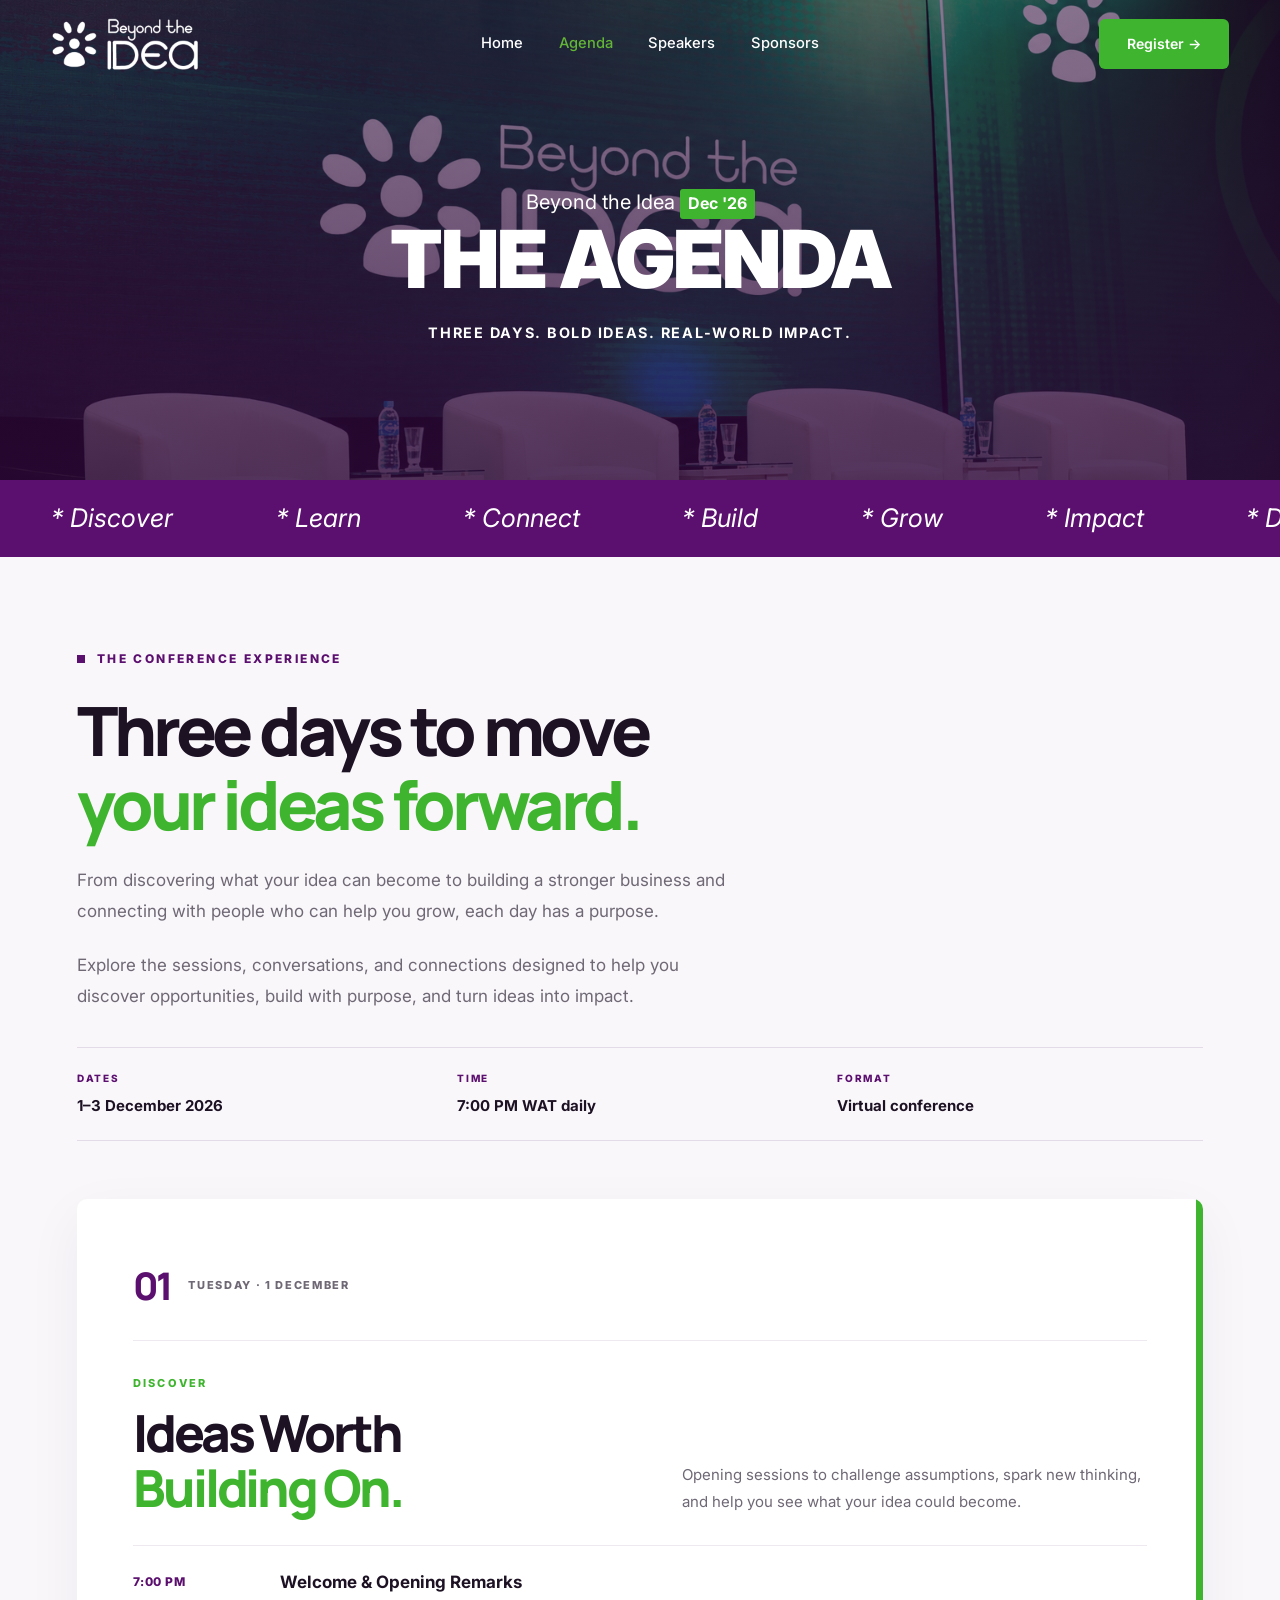
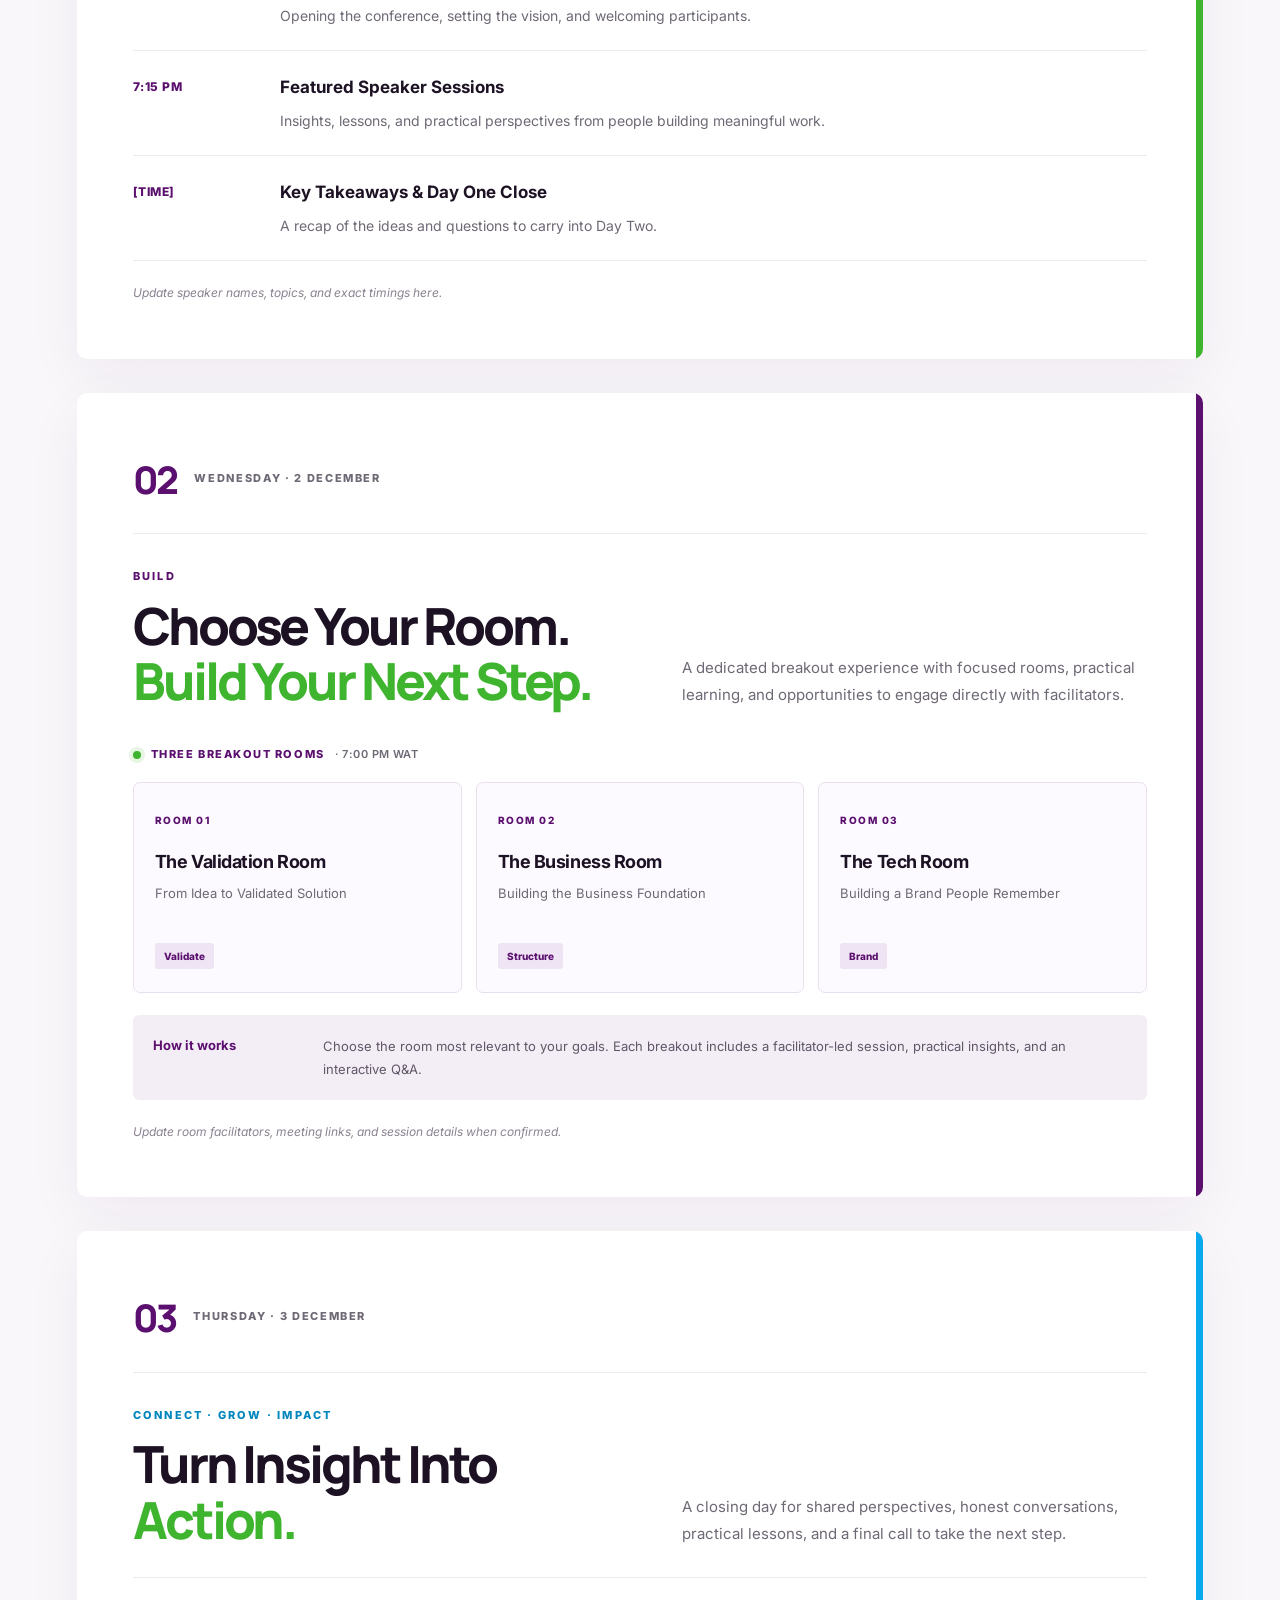
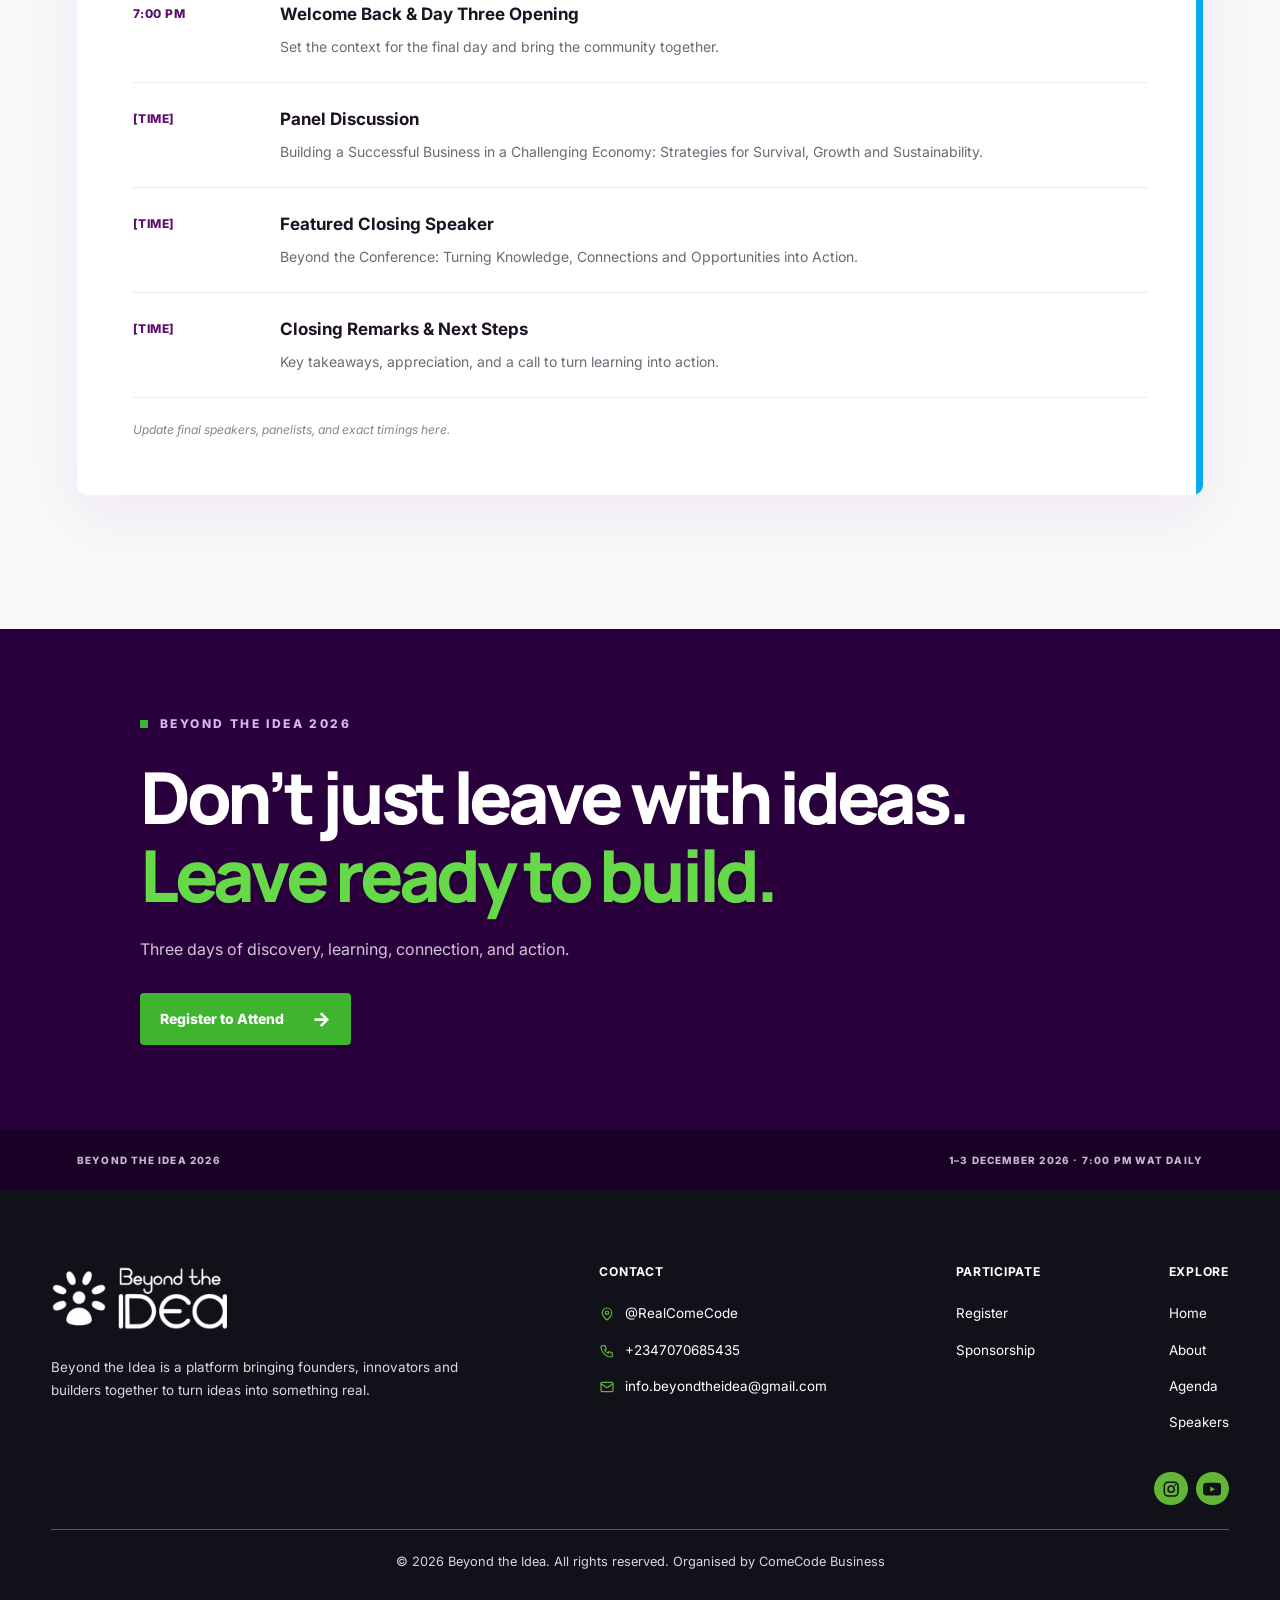
<file: agenda.html>
<!DOCTYPE html>
<html lang="en">
<head>
  <meta charset="UTF-8">
  <meta name="viewport" content="width=device-width, initial-scale=1.0">
  <title>Agenda | Beyond the Idea 2026</title>
  <link rel="preconnect" href="https://fonts.googleapis.com">
  <link href="https://fonts.googleapis.com/css2?family=Inter:wght@400;500;600;700;800;900&display=swap" rel="stylesheet">
  <link rel="stylesheet" href="agenda.css">
  <link rel="stylesheet" href="main.css">
</head>
<body>

  <!-- Navigation intentionally omitted. Add your existing navbar here. -->

  <main>
    <header class="nav" id="nav">
      <a href="index.html" class="logo">
        <img class="logo-white" src="./img/logo-white.png" alt="Beyond the Idea">
        <img class="logo-color" src="./img/logo-color.png" alt="Beyond the Idea">
      </a>
        <button class="menu-toggle" id="menuToggle" aria-label="Toggle menu" aria-expanded="false">&#9776;</button>
        <ul class="nav-links" id="navLinks">
          <li><a href="index.html" class="active">Home</a></li>
          <li><a href="agenda.html">Agenda</a></li>
          <li><a href="speakers.html">Speakers</a></li>
    
          <!-- <li><a href="#agenda">Agenda</a></li> -->
          <li><a href="sponsor.html">Sponsors</a></li>
          <!-- <li><a href="#journey">Founder's epic</a></li> -->
          <a href="register.html" class="btn-register btn-register-hide">Register <span>→</span></a>
        </ul>
        <a href="register.html" class="btn-register">Register <span>→</span></a>
      </header>

    <!-- HERO (id="home" lets main.js turn the navbar white after the hero) -->
    <header class="agd-hero" id="home">
      <div class="agd-hero-bg" aria-hidden="true"></div>
      <div class="agd-hero-inner">
        <p class="hero-beyond-the-idea">Beyond the Idea <small>Dec '26</small></p>
        <h1>THE AGENDA</h1>
        <p class="agd-sub">THREE DAYS. BOLD IDEAS. REAL-WORLD IMPACT.</p>
      </div>
    </header>

    <!-- scrolling strip -->
    <div class="agd-marquee" aria-hidden="true">
      <div class="track">
        <span>* Discover</span><span>* Learn</span><span>* Connect</span><span>* Build</span><span>* Grow</span><span>* Impact</span>
        <span>* Discover</span><span>* Learn</span><span>* Connect</span><span>* Build</span><span>* Grow</span><span>* Impact</span>
        <span>* Discover</span><span>* Learn</span><span>* Connect</span><span>* Build</span><span>* Grow</span><span>* Impact</span>
        <span>* Discover</span><span>* Learn</span><span>* Connect</span><span>* Build</span><span>* Grow</span><span>* Impact</span>
      </div>
    </div>

    <!-- INTRODUCTION -->
    <section class="agenda-intro section-wrap">
      <p class="eyebrow">
        <span></span> THE CONFERENCE EXPERIENCE
      </p>

      <h2>Three days to move<br><em>your ideas forward.</em></h2>

      <p class="intro-copy">
        From discovering what your idea can become to building a stronger
        business and connecting with people who can help you grow,
        each day has a purpose.
      </p>

      <p class="intro-copy">
        Explore the sessions, conversations, and connections designed
        to help you discover opportunities, build with purpose, and
        turn ideas into impact.
      </p>

      <div class="event-meta">
        <div>
          <span class="meta-label">DATES</span>
          <strong>1–3 December 2026</strong>
        </div>

        <div>
          <span class="meta-label">TIME</span>
          <strong>7:00 PM WAT daily</strong>
        </div>

        <div>
          <span class="meta-label">FORMAT</span>
          <strong>Virtual conference</strong>
        </div>
      </div>
    </section>

    <!-- DAY ONE -->
    <section class="days-section section-wrap">
      <article class="day-card day-one">
        <div class="day-topline">
          <span class="day-number">01</span>
          <span class="day-date">TUESDAY · 1 DECEMBER</span>
        </div>

        <div class="day-heading">
          <div>
            <p class="day-phase">DISCOVER</p>
            <h3>Ideas Worth<br><em>Building On.</em></h3>
          </div>

          <p class="day-summary">
            Opening sessions to challenge assumptions, spark new thinking,
            and help you see what your idea could become.
          </p>
        </div>

        <div class="timeline">
          <div class="timeline-item">
            <span class="time">7:00 PM</span>
            <div>
              <h4>Welcome &amp; Opening Remarks</h4>
              <p>
                Opening the conference, setting the vision, and
                welcoming participants.
              </p>
            </div>
          </div>

          <div class="timeline-item">
            <span class="time">7:15 PM</span>
            <div>
              <h4>Featured Speaker Sessions</h4>
              <p>
                Insights, lessons, and practical perspectives from
                people building meaningful work.
              </p>
            </div>
          </div>

          <div class="timeline-item">
            <span class="time">[TIME]</span>
            <div>
              <h4>Key Takeaways &amp; Day One Close</h4>
              <p>
                A recap of the ideas and questions to carry into Day Two.
              </p>
            </div>
          </div>
        </div>

        <p class="edit-note">
          Update speaker names, topics, and exact timings here.
        </p>
      </article>

      <!-- DAY TWO -->
      <article class="day-card day-two">
        <div class="day-topline">
          <span class="day-number">02</span>
          <span class="day-date">WEDNESDAY · 2 DECEMBER</span>
        </div>

        <div class="day-heading">
          <div>
            <p class="day-phase">BUILD</p>
            <h3>Choose Your Room.<br><em>Build Your Next Step.</em></h3>
          </div>

          <p class="day-summary">
            A dedicated breakout experience with focused rooms,
            practical learning, and opportunities to engage directly
            with facilitators.
          </p>
        </div>

        <div class="breakout-label">
          <span class="live-dot"></span>
          THREE BREAKOUT ROOMS
          <span>· 7:00 PM WAT</span>
        </div>

        <div class="room-grid">
          <div class="room-card">
            <span class="room-index">ROOM 01</span>
            <h4>The Validation Room</h4>
            <p>From Idea to Validated Solution</p>
            <span class="room-tag">Validate</span>
          </div>

          <div class="room-card">
            <span class="room-index">ROOM 02</span>
            <h4>The Business Room</h4>
            <p>Building the Business Foundation</p>
            <span class="room-tag">Structure</span>
          </div>

          <div class="room-card">
            <span class="room-index">ROOM 03</span>
            <h4>The Tech Room</h4>
            <p>Building a Brand People Remember</p>
            <span class="room-tag">Brand</span>
          </div>

         
        </div>

        <div class="breakout-footnote">
          <strong>How it works</strong>
          <p>
            Choose the room most relevant to your goals. Each breakout
            includes a facilitator-led session, practical insights,
            and an interactive Q&amp;A.
          </p>
        </div>

        <p class="edit-note">
          Update room facilitators, meeting links, and session details
          when confirmed.
        </p>
      </article>

      <!-- DAY THREE -->
      <article class="day-card day-three">
        <div class="day-topline">
          <span class="day-number">03</span>
          <span class="day-date">THURSDAY · 3 DECEMBER</span>
        </div>

        <div class="day-heading">
          <div>
            <p class="day-phase">CONNECT · GROW · IMPACT</p>
            <h3>Turn Insight Into<br><em>Action.</em></h3>
          </div>

          <p class="day-summary">
            A closing day for shared perspectives, honest conversations,
            practical lessons, and a final call to take the next step.
          </p>
        </div>

        <div class="timeline">
          <div class="timeline-item">
            <span class="time">7:00 PM</span>
            <div>
              <h4>Welcome Back &amp; Day Three Opening</h4>
              <p>
                Set the context for the final day and bring the
                community together.
              </p>
            </div>
          </div>

          <div class="timeline-item">
            <span class="time">[TIME]</span>
            <div>
              <h4>Panel Discussion</h4>
              <p>
                Building a Successful Business in a Challenging Economy:
                Strategies for Survival, Growth and Sustainability.
              </p>
            </div>
          </div>

          <div class="timeline-item">
            <span class="time">[TIME]</span>
            <div>
              <h4>Featured Closing Speaker</h4>
              <p>
                Beyond the Conference: Turning Knowledge, Connections
                and Opportunities into Action.
              </p>
            </div>
          </div>

          <div class="timeline-item">
            <span class="time">[TIME]</span>
            <div>
              <h4>Closing Remarks &amp; Next Steps</h4>
              <p>
                Key takeaways, appreciation, and a call to turn
                learning into action.
              </p>
            </div>
          </div>
        </div>

        <p class="edit-note">
          Update final speakers, panelists, and exact timings here.
        </p>
      </article>
    </section>

    <!-- REGISTRATION CALL TO ACTION -->
    <section class="closing-cta">
      <div class="cta-inner">
        <p class="eyebrow">
          <span></span> BEYOND THE IDEA 2026
        </p>

        <h2>
          Don’t just leave with ideas.<br>
          <em>Leave ready to build.</em>
        </h2>

        <p>
          Three days of discovery, learning, connection, and action.
        </p>

        <a class="cta-button" href="register.html">
          Register to Attend <span>→</span>
        </a>
      </div>
    </section>
  </main>

  <footer class="agenda-footer">
    <span>BEYOND THE IDEA 2026</span>
    <span>1–3 DECEMBER 2026 · 7:00 PM WAT DAILY</span>
  </footer>
<script src="main.js"></script>

<footer class="sf">
    <div class="sf-top">
  
      <!-- brand -->
      <div class="sf-brand">
        <a href="index.html"><img src="./img/logo-white.png" alt="Beyond the Idea"></a>
        <p>Beyond the Idea is a platform bringing founders, innovators and builders together to turn ideas into something real.</p>
      </div>
  
      <!-- contact -->
      <div class="sf-col sf-contact">
        <h4>Contact</h4>
        <ul>
          <li>
            <svg viewBox="0 0 24 24" aria-hidden="true"><path d="M12 21s-7-6.1-7-11a7 7 0 0 1 14 0c0 4.9-7 11-7 11z"/><circle cx="12" cy="10" r="2.5"/></svg>
            <span>@RealComeCode</span>
          </li>
          <li>
            <svg viewBox="0 0 24 24" aria-hidden="true"><path d="M5 4h4l2 5-2.5 1.5a11 11 0 0 0 5 5L15 13l5 2v4a2 2 0 0 1-2 2A16 16 0 0 1 3 6a2 2 0 0 1 2-2z"/></svg>
            <a href="https://wa.me/+2347070685435">+2347070685435</a>
          </li>
          <li>
            <svg viewBox="0 0 24 24" aria-hidden="true"><rect x="3" y="5" width="18" height="14" rx="2"/><path d="M3 7l9 6 9-6"/></svg>
            <a href="mailto:email@example.com">info.beyondtheidea@gmail.com</a>
          </li>
        </ul>
      </div>
  
      <!-- participate -->
      <div class="sf-col">
        <h4>Participate</h4>
        <ul>
          <li><a href="register.html">Register</a></li>
          <li><a href="sponsor.html">Sponsorship</a></li>
        </ul>
      </div>
  
      <!-- explore -->
      <div class="sf-col">
        <h4>Explore</h4>
        <ul>
          <li><a href="index.html">Home</a></li>
          <li><a href="index.html#about">About</a></li>
          <li><a href="agenda.html">Agenda</a></li>
          <li><a href="speakers.html">Speakers</a></li>
        </ul>
      </div>
  
    </div>
  
    <!-- social icon (right-hand side) -->
    <div class="sf-social">
      <a href="https://www.instagram.com/YOUR-HANDLE" target="_blank" rel="noopener" aria-label="Instagram">
        <svg viewBox="0 0 24 24" aria-hidden="true">
          <g fill="none" stroke="currentColor" stroke-width="2" stroke-linecap="round" stroke-linejoin="round">
            <rect x="3" y="3" width="18" height="18" rx="5"/>
            <circle cx="12" cy="12" r="4"/>
          </g>
          <circle cx="17.5" cy="6.5" r="1.2" fill="currentColor"/>
        </svg>
      </a>
      <a href="https://youtube.com/@realcomecode?si=xZwVkfwQ1NL-Rm1K" target="_blank" rel="noopener" aria-label="YouTube">
        <svg viewBox="0 0 24 24" aria-hidden="true"><path d="M23.498 6.186a3.016 3.016 0 0 0-2.122-2.136C19.505 3.545 12 3.545 12 3.545s-7.505 0-9.377.505A3.017 3.017 0 0 0 .502 6.186C0 8.07 0 12 0 12s0 3.93.502 5.814a3.016 3.016 0 0 0 2.122 2.136c1.871.505 9.376.505 9.376.505s7.505 0 9.377-.505a3.015 3.015 0 0 0 2.122-2.136C24 15.93 24 12 24 12s0-3.93-.502-5.814zM9.545 15.568V8.432L15.818 12l-6.273 3.568z"/></svg>
      </a>
    </div>
  
    <!-- copyright (right-hand side) -->
    <div class="sf-bottom">
      © 2026 Beyond the Idea. All rights reserved. Organised by ComeCode Business
    </div>
  </footer>
</body>
</html>
</file>
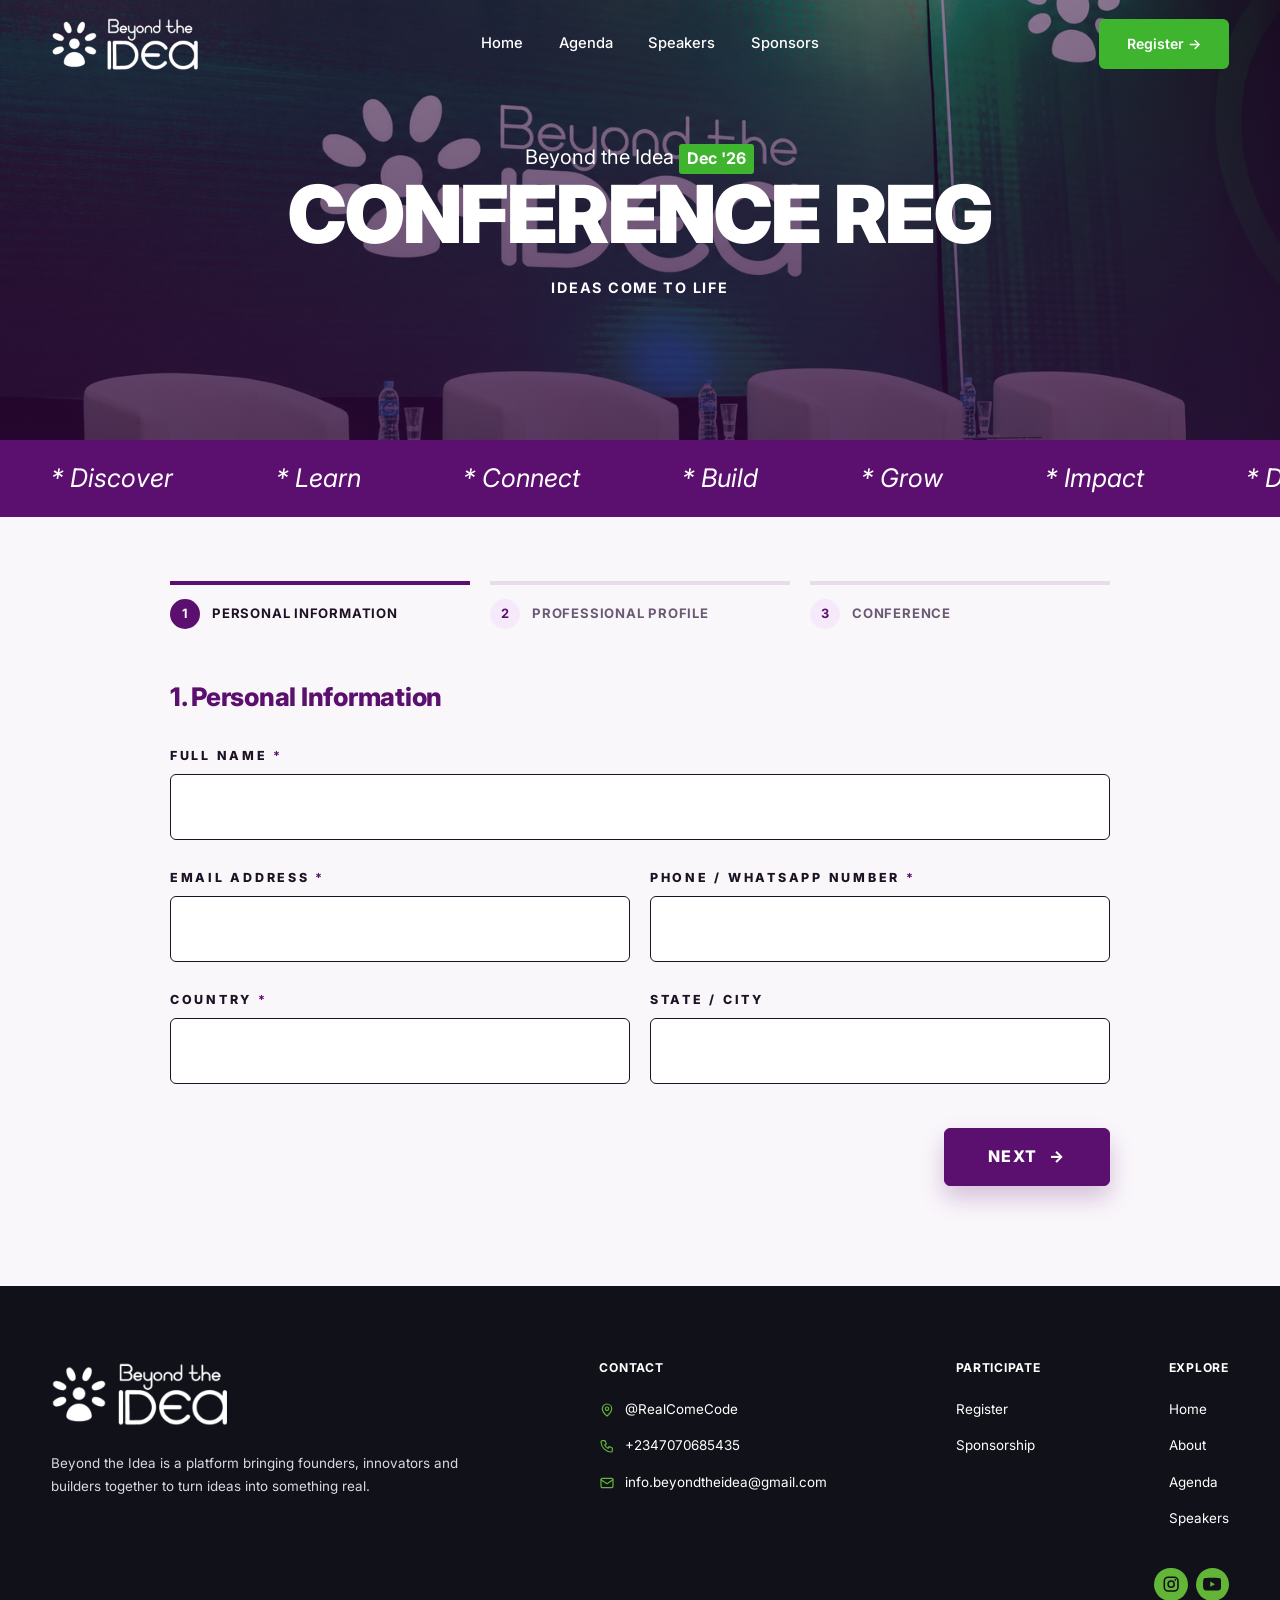
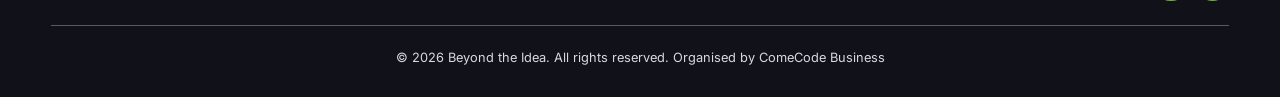
<file: register.html>
<!DOCTYPE html>
<html lang="en">
<head>
  <meta charset="UTF-8">
  <meta name="viewport" content="width=device-width, initial-scale=1">
  <title>Beyond the Idea 2026 | Registration Form</title>
  <link rel="preconnect" href="https://fonts.googleapis.com">
  <link href="https://fonts.googleapis.com/css2?family=Inter:wght@400;500;600;700;800;900&display=swap" rel="stylesheet">
  <link rel="stylesheet" href="register.css">
  <link rel="stylesheet" href="main.css">
  <link rel="icon" type="image/svg+xml" href="./img/favicon.png">
  <meta name="theme-color" content="#5b0f6e">
  <script defer src='main.js'></script>
</head>
<body>

<!-- ========== HERO (replace the image URL in register.css: --hero-img) ========== -->
<header class="nav" id="nav">
  <a href="index.html" class="logo">
    <img class="logo-white" src="./img/logo-white.png" alt="Beyond the Idea">
    <img class="logo-color" src="./img/logo-color.png" alt="Beyond the Idea">
  </a>
  <button class="menu-toggle" id="menuToggle" aria-label="Toggle menu" aria-expanded="false">&#9776;</button>
  <ul class="nav-links" id="navLinks">
    <li><a href="index.html" class="active">Home</a></li>
    <li><a href="agenda.html">Agenda</a></li>
    <li><a href="speakers.html">Speakers</a></li>

    <!-- <li><a href="#agenda">Agenda</a></li> -->
    <li><a href="sponsor.html">Sponsors</a></li>
    <!-- <li><a href="#journey">Founder's epic</a></li> -->
    <a href="register.html" class="btn-register btn-register-hide">Register <span>→</span></a>
  </ul>
  <a href="register.html" class="btn-register">Register <span>→</span></a>
</header>

<header class="reg-hero">
  <div class="reg-hero-bg" aria-hidden="true"></div>
  <div class="reg-hero-inner">
    <p class="hero-beyond-the-idea">Beyond the Idea <small> Dec '26</small></p>
    <h1>CONFERENCE REG</h1>
    <p class="reg-sub">IDEAS COME TO LIFE</p>
  </div>
</header>

<!-- scrolling strip -->
<div class="reg-marquee" aria-hidden="true">
  <div class="track">
    <span>* Discover</span><span>* Learn</span><span>* Connect</span><span>* Build</span><span>* Grow</span><span>* Impact</span>
    <span>* Discover</span><span>* Learn</span><span>* Connect</span><span>* Build</span><span>* Grow</span><span>* Impact</span>
    <span>* Discover</span><span>* Learn</span><span>* Connect</span><span>* Build</span><span>* Grow</span><span>* Impact</span>
    <span>* Discover</span><span>* Learn</span><span>* Connect</span><span>* Build</span><span>* Grow</span><span>* Impact</span>
  </div>
</div>

<main class="reg">

  <!-- progress -->
  <ol class="reg-progress" id="progress">
    <li class="is-active"><b>1</b><span>Personal Information</span></li>
    <li><b>2</b><span>Professional Profile</span></li>
    <li><b>3</b><span>Conference</span></li>
  </ol>

  <form class="reg-form" id="regForm" action="#" method="post" novalidate>

    <!-- ========== STEP 1 ========== -->
    <fieldset class="step" data-step="1">
      <h2 class="step-title">1. Personal Information</h2>
      <div class="grid">
        <div class="field full"><label for="name">Full Name <b>*</b></label><input id="name" name="full_name" type="text" required></div>
        <div class="field"><label for="email">Email Address <b>*</b></label><input id="email" name="email" type="email" required></div>
        <div class="field"><label for="phone">Phone / WhatsApp Number <b>*</b></label><input id="phone" name="phone" type="tel" required></div>
        <div class="field"><label for="country">Country <b>*</b></label><input id="country" name="country" type="text" required></div>
        <div class="field"><label for="city">State / City</label><input id="city" name="state_city" type="text"></div>
      </div>
    </fieldset>

    <!-- ========== STEP 2 ========== -->
    <fieldset class="step" data-step="2" hidden>
      <h2 class="step-title">2. Professional / Entrepreneurial Profile</h2>

      <div class="field" role="group" aria-labelledby="g-describe" data-required>
        <p class="lbl" id="g-describe">What best describes you? <b>*</b></p>
        <div class="opts">
          <label class="opt"><input type="checkbox" name="describes_you" value="Student"><span>Student</span></label>
          <label class="opt"><input type="checkbox" name="describes_you" value="Aspiring Entrepreneur"><span>Aspiring Entrepreneur</span></label>
          <label class="opt"><input type="checkbox" name="describes_you" value="Entrepreneur"><span>Entrepreneur</span></label>
          <label class="opt"><input type="checkbox" name="describes_you" value="Startup Founder"><span>Startup Founder</span></label>
          <label class="opt"><input type="checkbox" name="describes_you" value="Business Owner"><span>Business Owner</span></label>
          <label class="opt"><input type="checkbox" name="describes_you" value="Techpreneur"><span>Techpreneur</span></label>
          <label class="opt"><input type="checkbox" name="describes_you" value="Creative"><span>Creative</span></label>
          <label class="opt"><input type="checkbox" name="describes_you" value="Other"><span>Other</span></label>
          <input class="other-input" type="text" name="describes_you_other" placeholder="Please type your answer" aria-label="Other, please specify" hidden>
        </div>
        <p class="q-error" role="alert" hidden>Please choose at least one option.</p>
      </div>

      <div class="field">
        <label for="org">Business / Organization Name</label>
        <small>Optional for people who don't currently have a business.</small>
        <input id="org" name="organization" type="text">
      </div>

      <div class="field" role="group" aria-labelledby="g-industry" data-required>
        <p class="lbl" id="g-industry">Industry / Area <b>*</b></p>
        <div class="opts">
          <label class="opt"><input type="checkbox" name="industry" value="Technology"><span>Technology</span></label>
          <label class="opt"><input type="checkbox" name="industry" value="Finance / Fintech"><span>Finance / Fintech</span></label>
          <label class="opt"><input type="checkbox" name="industry" value="Food &amp; Agriculture"><span>Food &amp; Agriculture</span></label>
          <label class="opt"><input type="checkbox" name="industry" value="Fashion"><span>Fashion</span></label>
          <label class="opt"><input type="checkbox" name="industry" value="Education"><span>Education</span></label>
          <label class="opt"><input type="checkbox" name="industry" value="Health"><span>Health</span></label>
          <label class="opt"><input type="checkbox" name="industry" value="E-commerce"><span>E-commerce</span></label>
          <label class="opt"><input type="checkbox" name="industry" value="Other"><span>Other</span></label>
          <input class="other-input" type="text" name="industry_other" placeholder="Please type your answer" aria-label="Other, please specify" hidden>
        </div>
        <p class="q-error" role="alert" hidden>Please choose at least one option.</p>
      </div>

      <h2 class="step-title step-title--sub">3. Your Current Stage</h2>
      <div class="field" role="group" aria-labelledby="g-stage" data-required>
        <p class="lbl" id="g-stage">Which best describes where you are currently? <b>*</b></p>
        <div class="opts">
          <label class="opt"><input type="checkbox" name="stage" value="I only have an idea"><span>I only have an idea</span></label>
          <label class="opt"><input type="checkbox" name="stage" value="I am validating an idea"><span>I am validating an idea</span></label>
          <label class="opt"><input type="checkbox" name="stage" value="I am building an MVP/product"><span>I am building an MVP/product</span></label>
          <label class="opt"><input type="checkbox" name="stage" value="I have started the business"><span>I have started the business</span></label>
          <label class="opt"><input type="checkbox" name="stage" value="I have my first customers"><span>I have my first customers</span></label>
          <label class="opt"><input type="checkbox" name="stage" value="I am generating revenue"><span>I am generating revenue</span></label>
          <label class="opt"><input type="checkbox" name="stage" value="I am trying to grow the business"><span>I am trying to grow the business</span></label>
          <label class="opt"><input type="checkbox" name="stage" value="I am scaling an existing business"><span>I am scaling an existing business</span></label>
        </div>
        <p class="q-error" role="alert" hidden>Please choose at least one option.</p>
      </div>
    </fieldset>

    <!-- ========== STEP 3 ========== -->
    <fieldset class="step" data-step="3" hidden>
      <h2 class="step-title">4. Build Room Selection</h2>
      <div class="field" role="group" aria-labelledby="g-room" data-required>
        <p class="lbl" id="g-room">Which Build Room would you like to join? <b>*</b></p>
        <small>Participants should select one primary room.</small>
        <div class="rooms">
          <label class="room"><input type="radio" name="build_room" value="Validation Room"><span class="room-n">1</span><span><strong>THE VALIDATION ROOM</strong><em>From Idea to Validated Solution</em></span></label>
          <label class="room"><input type="radio" name="build_room" value="Business Room"><span class="room-n">2</span><span><strong>THE BUSINESS ROOM</strong><em>Building the Business Foundation</em></span></label>
          <label class="room"><input type="radio" name="build_room" value="Brand Room"><span class="room-n">3</span><span><strong>THE TECH ROOM</strong><em>Building a Brand People Remember</em></span></label>
          <!-- <label class="room"><input type="radio" name="build_room" value="Tech Room"><span class="room-n">4</span><span><strong>THE TECH ROOM</strong><em>Technology, AI &amp; Product Building</em></span></label>
          <label class="room"><input type="radio" name="build_room" value="Growth Room"><span class="room-n">5</span><span><strong>THE GROWTH ROOM</strong><em>Money, Market &amp; Growth</em></span></label>
          <label class="room"><input type="radio" name="build_room" value="Sales Room"><span class="room-n">6</span><span><strong>SALES ROOM</strong></span></label> -->
        </div>
        <p class="q-error" role="alert" hidden>Please select a Build Room.</p>
      </div>

      <h2 class="step-title step-title--sub">5. What Do You Want From The Conference?</h2>
      <div class="field" role="group" aria-labelledby="g-gain" data-required>
        <p class="lbl" id="g-gain">What are you hoping to gain from Beyond the Idea? <b>*</b></p>
        <div class="opts">
          <label class="opt"><input type="checkbox" name="gain" value="Learn how to turn my idea into a business"><span>Learn how to turn my idea into a business</span></label>
          <label class="opt"><input type="checkbox" name="gain" value="Validate my business idea"><span>Validate my business idea</span></label>
          <label class="opt"><input type="checkbox" name="gain" value="Learn how to build a strong brand"><span>Learn how to build a strong brand</span></label>
          <label class="opt"><input type="checkbox" name="gain" value="Learn about technology and AI"><span>Learn about technology and AI</span></label>
          <label class="opt"><input type="checkbox" name="gain" value="Learn how to grow my business"><span>Learn how to grow my business</span></label>
          <label class="opt"><input type="checkbox" name="gain" value="Learn about funding and investment"><span>Learn about funding and investment</span></label>
          <label class="opt"><input type="checkbox" name="gain" value="Meet founders and entrepreneurs"><span>Meet founders and entrepreneurs</span></label>
          <label class="opt"><input type="checkbox" name="gain" value="Find mentors / experts"><span>Find mentors / experts</span></label>
        </div>
        <p class="q-error" role="alert" hidden>Please choose at least one option.</p>
      </div>

      <div class="field" role="group" aria-labelledby="g-challenge" data-required>
        <p class="lbl" id="g-challenge">What is the biggest challenge you are currently facing? <b>*</b></p>
        <div class="opts">
          <label class="opt"><input type="checkbox" name="challenge" value="I don't know where to start"><span>I don't know where to start</span></label>
          <label class="opt"><input type="checkbox" name="challenge" value="Validating my idea"><span>Validating my idea</span></label>
          <label class="opt"><input type="checkbox" name="challenge" value="Funding"><span>Funding</span></label>
          <label class="opt"><input type="checkbox" name="challenge" value="Branding"><span>Branding</span></label>
          <label class="opt"><input type="checkbox" name="challenge" value="Technology / product development"><span>Technology / product development</span></label>
          <label class="opt"><input type="checkbox" name="challenge" value="Finding customers"><span>Finding customers</span></label>
          <label class="opt"><input type="checkbox" name="challenge" value="Building a team"><span>Building a team</span></label>
          <label class="opt"><input type="checkbox" name="challenge" value="Other"><span>Other</span></label>
          <input class="other-input" type="text" name="challenge_other" placeholder="Please type your answer" aria-label="Other, please specify" hidden>
        </div>
        <p class="q-error" role="alert" hidden>Please choose at least one option.</p>
      </div>

      <h2 class="step-title step-title--sub">6. How Did You Hear About Us?</h2>
      <div class="field" role="group" aria-labelledby="g-source" data-required>
        <p class="lbl" id="g-source">How did you hear about Beyond the Idea? <b>*</b></p>
        <div class="opts">
          <label class="opt"><input type="checkbox" name="heard_from" value="Instagram"><span>Instagram</span></label>
          <label class="opt"><input type="checkbox" name="heard_from" value="Facebook"><span>Facebook</span></label>
          <label class="opt"><input type="checkbox" name="heard_from" value="LinkedIn"><span>LinkedIn</span></label>
          <label class="opt"><input type="checkbox" name="heard_from" value="X"><span>X</span></label>
          <label class="opt"><input type="checkbox" name="heard_from" value="TikTok"><span>TikTok</span></label>
          <label class="opt"><input type="checkbox" name="heard_from" value="WhatsApp"><span>WhatsApp</span></label>
          <label class="opt"><input type="checkbox" name="heard_from" value="YouTube"><span>YouTube</span></label>
          <label class="opt"><input type="checkbox" name="heard_from" value="Other"><span>Other</span></label>
          <input class="other-input" type="text" name="heard_from_other" placeholder="Please type your answer" aria-label="Other, please specify" hidden>
        </div>
        <p class="q-error" role="alert" hidden>Please choose at least one option.</p>
      </div>
    </fieldset>

    <!-- buttons -->
    <div class="reg-actions">
      <button type="button" class="btn btn-back" id="btnBack" hidden>&larr; Back</button>
      <button type="button" class="btn btn-next" id="btnNext">Next <span aria-hidden="true">&rarr;</span></button>
      <button type="submit" class="btn btn-next" id="btnSubmit" hidden>Submit <span aria-hidden="true">&rarr;</span></button>
    </div>
    <p class="reg-error" id="regError" role="alert" hidden>Something went wrong. Please try again.</p>
  </form>

  <!-- ========== SUCCESS (shown after a successful submit) ========== -->
  <section class="reg-success" id="success" hidden>
    <div class="reg-tick"><svg viewBox="0 0 24 24" aria-hidden="true"><path d="M5 12.5l4.5 4.5L19 7.5"/></svg></div>
    <h2>Registration Successful</h2>
    <a class="btn btn-next" id="communityBtn" href="#" target="_blank" rel="noopener">Join Your WhatsApp Group <span aria-hidden="true">&rarr;</span></a>
  </section>
</main>

<!-- WhatsApp popup (opens after a successful registration) -->
<dialog class="wa-modal" id="waModal" aria-labelledby="waTitle">
  <div class="reg-tick"><svg viewBox="0 0 24 24" aria-hidden="true"><path d="M5 12.5l4.5 4.5L19 7.5"/></svg></div>
  <p class="wa-kicker">You're registered</p>
  <h2 id="waTitle">Join <span id="waRoom">your Build Room</span> WhatsApp group</h2>
  <p class="wa-text">Connect with the other participants in your room.</p>
  <a class="btn btn-next" id="waJoin" href="#" target="_blank" rel="noopener">Join on WhatsApp <span aria-hidden="true">&rarr;</span></a>
  <button type="button" class="wa-close" id="waClose">Close</button>
</dialog>

<footer class="sf">
  <div class="sf-top">

    <!-- brand -->
    <div class="sf-brand">
      <a href="index.html"><img src="./img/logo-white.png" alt="Beyond the Idea"></a>
      <p>Beyond the Idea is a platform bringing founders, innovators and builders together to turn ideas into something real.</p>
    </div>

    <!-- contact -->
    <div class="sf-col sf-contact">
      <h4>Contact</h4>
      <ul>
        <li>
          <svg viewBox="0 0 24 24" aria-hidden="true"><path d="M12 21s-7-6.1-7-11a7 7 0 0 1 14 0c0 4.9-7 11-7 11z"/><circle cx="12" cy="10" r="2.5"/></svg>
          <span>@RealComeCode</span>
        </li>
        <li>
          <svg viewBox="0 0 24 24" aria-hidden="true"><path d="M5 4h4l2 5-2.5 1.5a11 11 0 0 0 5 5L15 13l5 2v4a2 2 0 0 1-2 2A16 16 0 0 1 3 6a2 2 0 0 1 2-2z"/></svg>
          <a href="https://wa.me/+2347070685435">+2347070685435</a>
        </li>
        <li>
          <svg viewBox="0 0 24 24" aria-hidden="true"><rect x="3" y="5" width="18" height="14" rx="2"/><path d="M3 7l9 6 9-6"/></svg>
          <a href="mailto:email@example.com">info.beyondtheidea@gmail.com</a>
        </li>
      </ul>
    </div>

    <!-- participate -->
    <div class="sf-col">
      <h4>Participate</h4>
      <ul>
        <li><a href="register.html">Register</a></li>
        <li><a href="sponsor.html">Sponsorship</a></li>
      </ul>
    </div>

    <!-- explore -->
    <div class="sf-col">
      <h4>Explore</h4>
      <ul>
        <li><a href="index.html">Home</a></li>
        <li><a href="index.html#about">About</a></li>
        <li><a href="agenda.html">Agenda</a></li>
        <li><a href="speakers.html">Speakers</a></li>
      </ul>
    </div>

  </div>

  <!-- social icon (right-hand side) -->
  <div class="sf-social">
    <a href="https://www.instagram.com/YOUR-HANDLE" target="_blank" rel="noopener" aria-label="Instagram">
      <svg viewBox="0 0 24 24" aria-hidden="true">
        <g fill="none" stroke="currentColor" stroke-width="2" stroke-linecap="round" stroke-linejoin="round">
          <rect x="3" y="3" width="18" height="18" rx="5"/>
          <circle cx="12" cy="12" r="4"/>
        </g>
        <circle cx="17.5" cy="6.5" r="1.2" fill="currentColor"/>
      </svg>
    </a>
    <a href="https://youtube.com/@realcomecode?si=xZwVkfwQ1NL-Rm1K" target="_blank" rel="noopener" aria-label="YouTube">
      <svg viewBox="0 0 24 24" aria-hidden="true"><path d="M23.498 6.186a3.016 3.016 0 0 0-2.122-2.136C19.505 3.545 12 3.545 12 3.545s-7.505 0-9.377.505A3.017 3.017 0 0 0 .502 6.186C0 8.07 0 12 0 12s0 3.93.502 5.814a3.016 3.016 0 0 0 2.122 2.136c1.871.505 9.376.505 9.376.505s7.505 0 9.377-.505a3.015 3.015 0 0 0 2.122-2.136C24 15.93 24 12 24 12s0-3.93-.502-5.814zM9.545 15.568V8.432L15.818 12l-6.273 3.568z"/></svg>
    </a>
  </div>

  <!-- copyright (right-hand side) -->
  <div class="sf-bottom">
    © 2026 Beyond the Idea. All rights reserved. Organised by ComeCode Business
  </div>
</footer>

<script>
  /* ===== SETTINGS: fill these in ===== */
  const SUPABASE_URL      = 'https://tldabolvqdtlylgwpgst.supabase.co';   // Supabase > Project Settings > API > Project URL
  const SUPABASE_ANON_KEY = 'eyJhbGciOiJIUzI1NiIsInR5cCI6IkpXVCJ9.eyJpc3MiOiJzdXBhYmFzZSIsInJlZiI6InRsZGFib2x2cWR0bHlsZ3dwZ3N0Iiwicm9sZSI6ImFub24iLCJpYXQiOjE3OTEwNTIwMzIsImV4cCI6MjEwNjYyODAzMn0.eFyW_do1SIBbL4NrVln8QLBJnM1HedeQzc423L1n4RY';               // Supabase > Project Settings > API > anon public key
  const TABLE             = 'registrations';                      // the table name from the SQL
  const COMMUNITY_LINK    = 'https://chat.whatsapp.com/YOUR-GENERAL-LINK'; // fallback if a room has no link

  // One WhatsApp group per Build Room. Keys must match the radio values in the form exactly.
  const ROOM_LINKS = {
    'Validation Room': 'https://chat.whatsapp.com/BfvNKW9uLDQA30r1SjK8Qs?s=cl&p=a&mlu=4&ilr=4',
    'Business Room':   'https://chat.whatsapp.com/DD1xNzOHdHFDNg3H9YZNwM?s=cl&p=a&mlu=4&ilr=4',
    'Brand Room':      'https://chat.whatsapp.com/HG0Xv6lPGqn7MZLs2tkWkY?s=cl&p=a&mlu=4&ilr=4',
    'Tech Room':       'https://chat.whatsapp.com/DZR4TYQc5mr9BSzANQLH8T?s=cl&p=a&mlu=4&ilr=4',
    'Growth Room':     'https://chat.whatsapp.com/JDjo2HoTQ277LoKcI8eFRm?s=cl&p=a&mlu=4&ilr=4',
    'Sales Room':      'https://chat.whatsapp.com/EF7Djjc20QiJsCGG0NpAkv?s=cl&p=a&mlu=4&ilr=4'
  };

  const form = document.getElementById('regForm');
  const steps = [...form.querySelectorAll('.step')];
  const dots = [...document.querySelectorAll('#progress li')];
  const btnBack = document.getElementById('btnBack');
  const btnNext = document.getElementById('btnNext');
  const btnSubmit = document.getElementById('btnSubmit');
  const errBox = document.getElementById('regError');
  let cur = 0, sending = false;

  function show(n) {
    cur = n;
    steps.forEach((s, k) => s.hidden = k !== n);
    dots.forEach((d, k) => {
      d.classList.toggle('is-active', k === n);
      d.classList.toggle('is-done', k < n);
    });
    btnBack.hidden = n === 0;
    btnNext.hidden = n === steps.length - 1;
    btnSubmit.hidden = n !== steps.length - 1;
    document.getElementById('progress').scrollIntoView({ behavior: 'smooth', block: 'start' });
  }

  // checks every question on the current step, in order; stops at the first one that is missing
  function validateStep(step) {
    for (const field of step.querySelectorAll('.field')) {
      if (field.hasAttribute('data-required')) {
        // a question: at least one option must be chosen
        const err = field.querySelector('.q-error');
        if (!field.querySelector('input[type="checkbox"]:checked, input[type="radio"]:checked')) {
          err.hidden = false;
          field.scrollIntoView({ behavior: 'smooth', block: 'center' });
          return false;
        }
        err.hidden = true;
        // "Other" ticked: the typed answer is compulsory too
        const other = field.querySelector('.other-input');
        if (other && !other.hidden && !other.value.trim()) {
          other.value = '';
          other.reportValidity();
          return false;
        }
      } else {
        // a normal text field
        for (const inp of field.querySelectorAll('input')) {
          if (!inp.checkValidity()) { inp.reportValidity(); return false; }
        }
      }
    }
    return true;
  }

  function next() {
    if (!validateStep(steps[cur])) return;
    if (cur < steps.length - 1) show(cur + 1);
  }

  btnNext.addEventListener('click', next);
  btnBack.addEventListener('click', () => show(cur - 1));

  // hide a question's error message as soon as the person answers it
  document.querySelectorAll('.field[data-required]').forEach(q => {
    q.addEventListener('change', () => { q.querySelector('.q-error').hidden = true; });
  });

  // "Other": show a text line when ticked (compulsory while it is showing)
  document.querySelectorAll('.opt input[value="Other"]').forEach(box => {
    const line = box.closest('.opt').nextElementSibling;
    if (!line || !line.classList.contains('other-input')) return;
    box.addEventListener('change', () => {
      line.hidden = !box.checked;
      line.required = box.checked;
      if (box.checked) line.focus(); else line.value = '';
    });
  });

  // ---- WhatsApp popup ----
  const modal = document.getElementById('waModal');
  document.getElementById('waClose').addEventListener('click', () => modal.close());
  modal.addEventListener('click', e => { if (e.target === modal) modal.close(); }); // click outside closes

  function showWhatsApp(room) {
    const link = ROOM_LINKS[room] || COMMUNITY_LINK;
    document.getElementById('waRoom').textContent = 'The ' + room;
    document.getElementById('waJoin').href = link;
    document.getElementById('communityBtn').href = link;
    modal.showModal();
  }

  form.addEventListener('submit', async e => {
    e.preventDefault();
    if (cur < steps.length - 1) { next(); return; }   // Enter on steps 1-2 = Next
    if (!validateStep(steps[cur])) return;            // last step must be complete too
    if (sending) return;
    sending = true; errBox.hidden = true;
    btnSubmit.disabled = true; btnSubmit.firstChild.textContent = 'Sending... ';

    // collect the answers (every checkbox question becomes a list)
    const LISTS = ['describes_you', 'industry', 'stage', 'gain', 'challenge', 'heard_from'];
    const data = {};
    for (const [k, v] of new FormData(form).entries()) {
      if (k.endsWith('_other')) continue;              // handled below
      if (LISTS.includes(k)) (data[k] = data[k] || []).push(v);
      else data[k] = v === '' ? null : v;
    }
    // if someone typed their own answer, save it as "Other: ..."
    LISTS.forEach(k => {
      const typed = (form.elements[k + '_other']?.value || '').trim();
      if (typed && data[k]) data[k] = data[k].map(v => v === 'Other' ? 'Other: ' + typed : v);
    });
    if (data.email) data.email = data.email.trim().toLowerCase();

    try {
      const res = await fetch(SUPABASE_URL + '/rest/v1/' + TABLE, {
        method: 'POST',
        headers: {
          'Content-Type': 'application/json',
          'apikey': SUPABASE_ANON_KEY,
          'Authorization': 'Bearer ' + SUPABASE_ANON_KEY,
          'Prefer': 'return=minimal'
        },
        body: JSON.stringify(data)
      });
      if (res.status === 409) {                        // duplicate email
        errBox.textContent = 'This email is already registered.';
        errBox.hidden = false;
        btnSubmit.disabled = false; btnSubmit.firstChild.textContent = 'Submit ';
        sending = false; return;
      }
      if (!res.ok) throw new Error('Request failed: ' + res.status);

      // success: hide the form, show the success page, open the WhatsApp popup
      form.hidden = true;
      document.getElementById('progress').hidden = true;
      document.getElementById('success').hidden = false;
      showWhatsApp(data.build_room);
    } catch (err) {
      console.error(err);
      errBox.textContent = 'Something went wrong. Please try again.';
      errBox.hidden = false;
      btnSubmit.disabled = false; btnSubmit.firstChild.textContent = 'Submit ';
    }
    sending = false;
  });
</script>

</body>
</html>
</file>
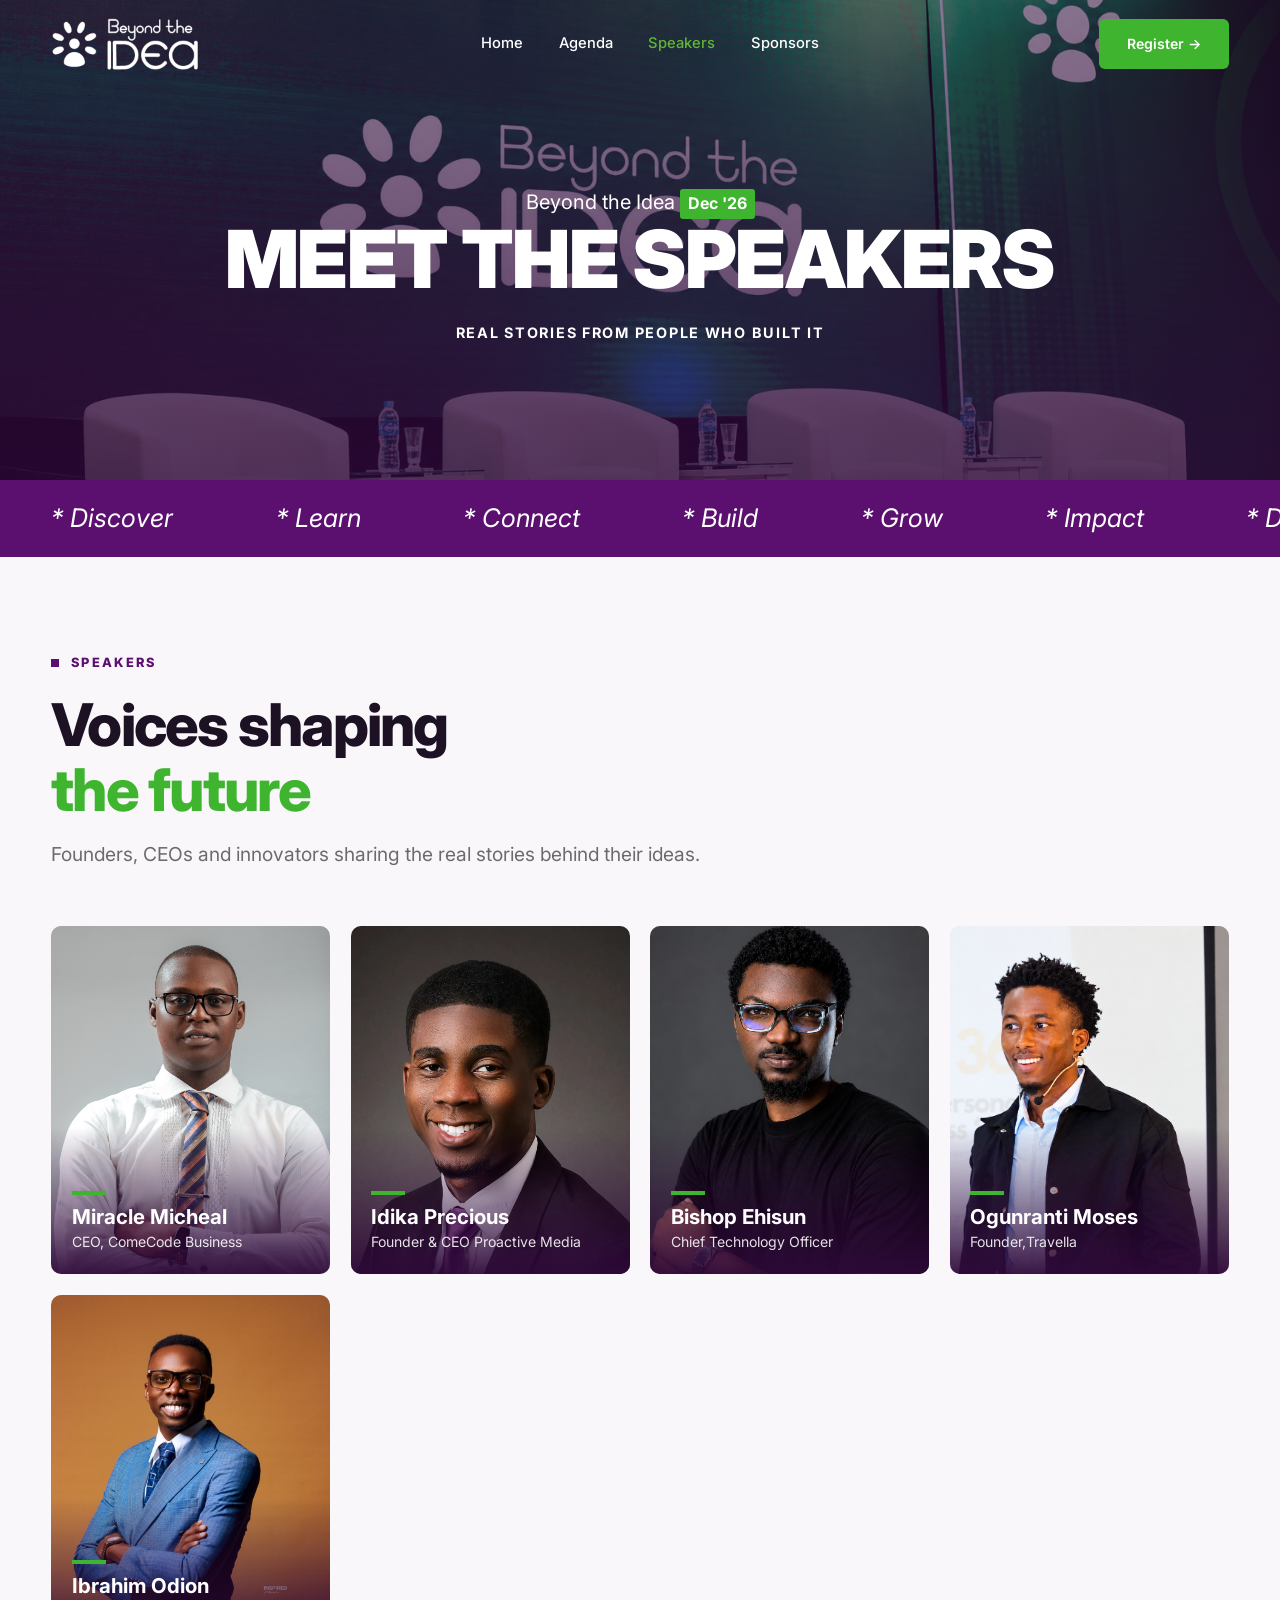
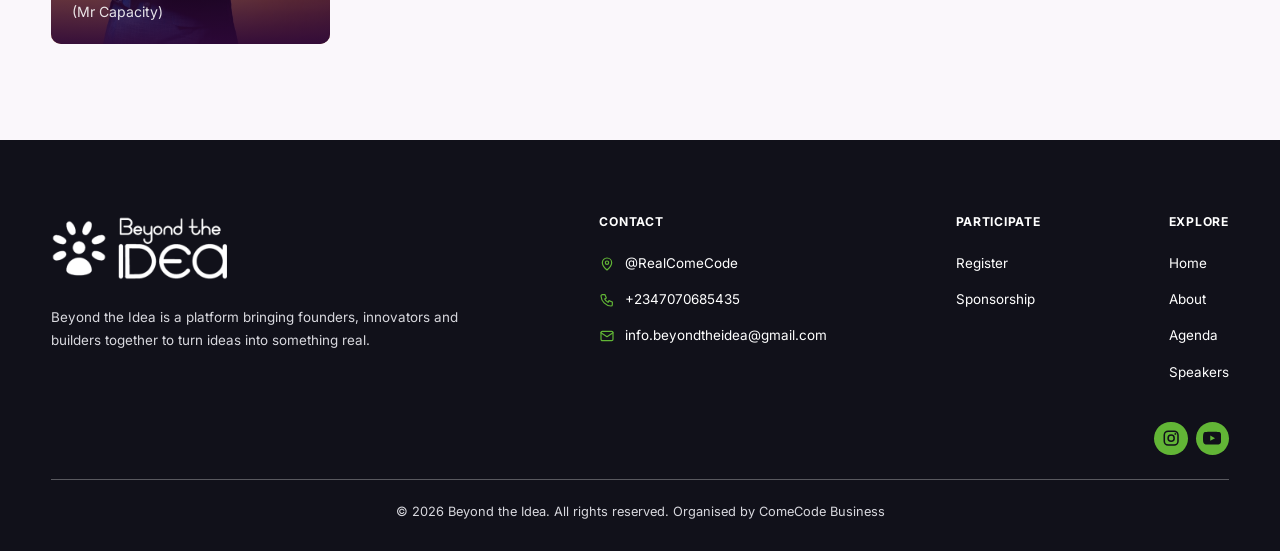
<file: speakers.html>
<!DOCTYPE html>
<html lang="en">
<head>
  <meta charset="UTF-8">
  <meta name="viewport" content="width=device-width, initial-scale=1">
  <title>Speakers | Beyond the Idea 2026</title>
  <link rel="preconnect" href="https://fonts.googleapis.com">
  <link href="https://fonts.googleapis.com/css2?family=Inter:wght@400;500;600;700;800;900&display=swap" rel="stylesheet">
  <link rel="stylesheet" href="speakers.css">
  <link rel="stylesheet" href="main.css">
  <link rel="icon" type="image/svg+xml" href="./img/favicon.png">
  <meta name="theme-color" content="#5b0f6e">
</head>
<body>

<!-- (add your navbar here) -->
<header class="nav" id="nav">
  <a href="index.html" class="logo">
    <img class="logo-white" src="./img/logo-white.png" alt="Beyond the Idea">
    <img class="logo-color" src="./img/logo-color.png" alt="Beyond the Idea">
  </a>
  <button class="menu-toggle" id="menuToggle" aria-label="Toggle menu" aria-expanded="false">&#9776;</button>
  <ul class="nav-links" id="navLinks">
    <li><a href="index.html" class="active">Home</a></li>
    <li><a href="agenda.html">Agenda</a></li>
    <li><a href="speakers.html">Speakers</a></li>

    <!-- <li><a href="#agenda">Agenda</a></li> -->
    <li><a href="sponsor.html">Sponsors</a></li>
    <!-- <li><a href="#journey">Founder's epic</a></li> -->
    <a href="register.html" class="btn-register btn-register-hide">Register <span>→</span></a>
  </ul>
  <a href="register.html" class="btn-register">Register <span>→</span></a>
</header>

<!-- ========== HERO (change the image in speakers.css: --hero-img) ========== -->
<header class="spg-hero">
  <div class="spg-hero-bg" aria-hidden="true"></div>
  <div class="spg-hero-inner">
    <p class="hero-beyond-the-idea">Beyond the Idea <small> Dec '26</small></p>
    <h1>MEET THE SPEAKERS</h1>
    <p class="spg-sub">REAL STORIES FROM PEOPLE WHO BUILT IT</p>
  </div>
</header>

<!-- scrolling strip -->
<div class="spg-marquee" aria-hidden="true">
  <div class="track">
    <span>* Discover</span><span>* Learn</span><span>* Connect</span><span>* Build</span><span>* Grow</span><span>* Impact</span>
    <span>* Discover</span><span>* Learn</span><span>* Connect</span><span>* Build</span><span>* Grow</span><span>* Impact</span>
    <span>* Discover</span><span>* Learn</span><span>* Connect</span><span>* Build</span><span>* Grow</span><span>* Impact</span>
    <span>* Discover</span><span>* Learn</span><span>* Connect</span><span>* Build</span><span>* Grow</span><span>* Impact</span>
  </div>
</div>

<!-- ========== SPEAKERS ========== -->
<section class="spg" id="speakers">
  <p class="spg-label">SPEAKERS</p>
  <h2 class="spg-heading">Voices shaping <br> <span>the future</span></h2>
  <p class="spg-lead">Founders, CEOs and innovators sharing the real stories behind their ideas.</p>

  <!-- Temporary photos, names and positions: replace each card with the real speaker -->
  <div class="spg-grid">
    <article class="spg-card">
      <img src="./img/00mira.png" alt="Segun Balogun" loading="lazy">
      <div class="spg-info"><h3>Miracle Micheal</h3><p>CEO, ComeCode Business</p></div>
    </article>
    <article class="spg-card">
      <img src="./img/spk1.PNG" alt="Chidi Adeyemi" loading="lazy">
      <div class="spg-info"><h3>Idika Precious</h3><p>Founder &amp; CEO Proactive Media</p></div>
    </article>
    <article class="spg-card">
      <img src="./img/Bishop.png" alt="Amara Okoye" loading="lazy">
      <div class="spg-info"><h3>Bishop Ehisun</h3><p>Chief Technology Officer</p></div>
    </article>
  
    <article class="spg-card">
      <img src="./img/moses.png">
      <div class="spg-info"><h3>Ogunranti Moses</h3><p>Founder,Travella</p></div>
    </article>
    <article class="spg-card">
      <img src="./img/Mr Ibrahim.JPG">
      <div class="spg-info"><h3>Ibrahim Odion</h3><p>(Mr Capacity) </p></div>
    </article>
    <!-- <article class="spg-card">
      <img src="https://randomuser.me/api/portraits/men/46.jpg" alt="Kelechi Obi" loading="lazy">
      <div class="spg-info"><h3>Kelechi Obi</h3><p>Head of Product</p></div>
    </article>
    <article class="spg-card">
      <img src="https://randomuser.me/api/portraits/women/12.jpg" alt="Ngozi Eze" loading="lazy">
      <div class="spg-info"><h3>Ngozi Eze</h3><p>Managing Director</p></div>
    </article>
    <article class="spg-card">
      <img src="https://randomuser.me/api/portraits/men/22.jpg" alt="Tunde Bakare" loading="lazy">
      <div class="spg-info"><h3>Tunde Bakare</h3><p>Creative Director</p></div>
    </article>
    <article class="spg-card">
      <img src="https://randomuser.me/api/portraits/women/90.jpg" alt="Zainab Musa" loading="lazy">
      <div class="spg-info"><h3>Zainab Musa</h3><p>Investor</p></div>
    </article> -->
  </div>
</section>

<!-- (add your footer here) -->
<script src="main.js">

</script>

<footer class="sf">
  <div class="sf-top">

    <!-- brand -->
    <div class="sf-brand">
      <a href="index.html"><img src="./img/logo-white.png" alt="Beyond the Idea"></a>
      <p>Beyond the Idea is a platform bringing founders, innovators and builders together to turn ideas into something real.</p>
    </div>

    <!-- contact -->
    <div class="sf-col sf-contact">
      <h4>Contact</h4>
      <ul>
        <li>
          <svg viewBox="0 0 24 24" aria-hidden="true"><path d="M12 21s-7-6.1-7-11a7 7 0 0 1 14 0c0 4.9-7 11-7 11z"/><circle cx="12" cy="10" r="2.5"/></svg>
          <span>@RealComeCode</span>
        </li>
        <li>
          <svg viewBox="0 0 24 24" aria-hidden="true"><path d="M5 4h4l2 5-2.5 1.5a11 11 0 0 0 5 5L15 13l5 2v4a2 2 0 0 1-2 2A16 16 0 0 1 3 6a2 2 0 0 1 2-2z"/></svg>
          <a href="https://wa.me/+2347070685435">+2347070685435</a>
        </li>
        <li>
          <svg viewBox="0 0 24 24" aria-hidden="true"><rect x="3" y="5" width="18" height="14" rx="2"/><path d="M3 7l9 6 9-6"/></svg>
          <a href="mailto:email@example.com">info.beyondtheidea@gmail.com</a>
        </li>
      </ul>
    </div>

    <!-- participate -->
    <div class="sf-col">
      <h4>Participate</h4>
      <ul>
        <li><a href="register.html">Register</a></li>
        <li><a href="sponsor.html">Sponsorship</a></li>
      </ul>
    </div>

    <!-- explore -->
    <div class="sf-col">
      <h4>Explore</h4>
      <ul>
        <li><a href="index.html">Home</a></li>
        <li><a href="index.html#about">About</a></li>
        <li><a href="agenda.html">Agenda</a></li>
        <li><a href="speakers.html">Speakers</a></li>
      </ul>
    </div>

  </div>

  <!-- social icon (right-hand side) -->
  <div class="sf-social">
    <a href="https://www.instagram.com/YOUR-HANDLE" target="_blank" rel="noopener" aria-label="Instagram">
      <svg viewBox="0 0 24 24" aria-hidden="true">
        <g fill="none" stroke="currentColor" stroke-width="2" stroke-linecap="round" stroke-linejoin="round">
          <rect x="3" y="3" width="18" height="18" rx="5"/>
          <circle cx="12" cy="12" r="4"/>
        </g>
        <circle cx="17.5" cy="6.5" r="1.2" fill="currentColor"/>
      </svg>
    </a>
    <a href="https://youtube.com/@realcomecode?si=xZwVkfwQ1NL-Rm1K" target="_blank" rel="noopener" aria-label="YouTube">
      <svg viewBox="0 0 24 24" aria-hidden="true"><path d="M23.498 6.186a3.016 3.016 0 0 0-2.122-2.136C19.505 3.545 12 3.545 12 3.545s-7.505 0-9.377.505A3.017 3.017 0 0 0 .502 6.186C0 8.07 0 12 0 12s0 3.93.502 5.814a3.016 3.016 0 0 0 2.122 2.136c1.871.505 9.376.505 9.376.505s7.505 0 9.377-.505a3.015 3.015 0 0 0 2.122-2.136C24 15.93 24 12 24 12s0-3.93-.502-5.814zM9.545 15.568V8.432L15.818 12l-6.273 3.568z"/></svg>
    </a>
  </div>

  <!-- copyright (right-hand side) -->
  <div class="sf-bottom">
    © 2026 Beyond the Idea. All rights reserved. Organised by ComeCode Business
  </div>
</footer>
</body>
</html>
</file>
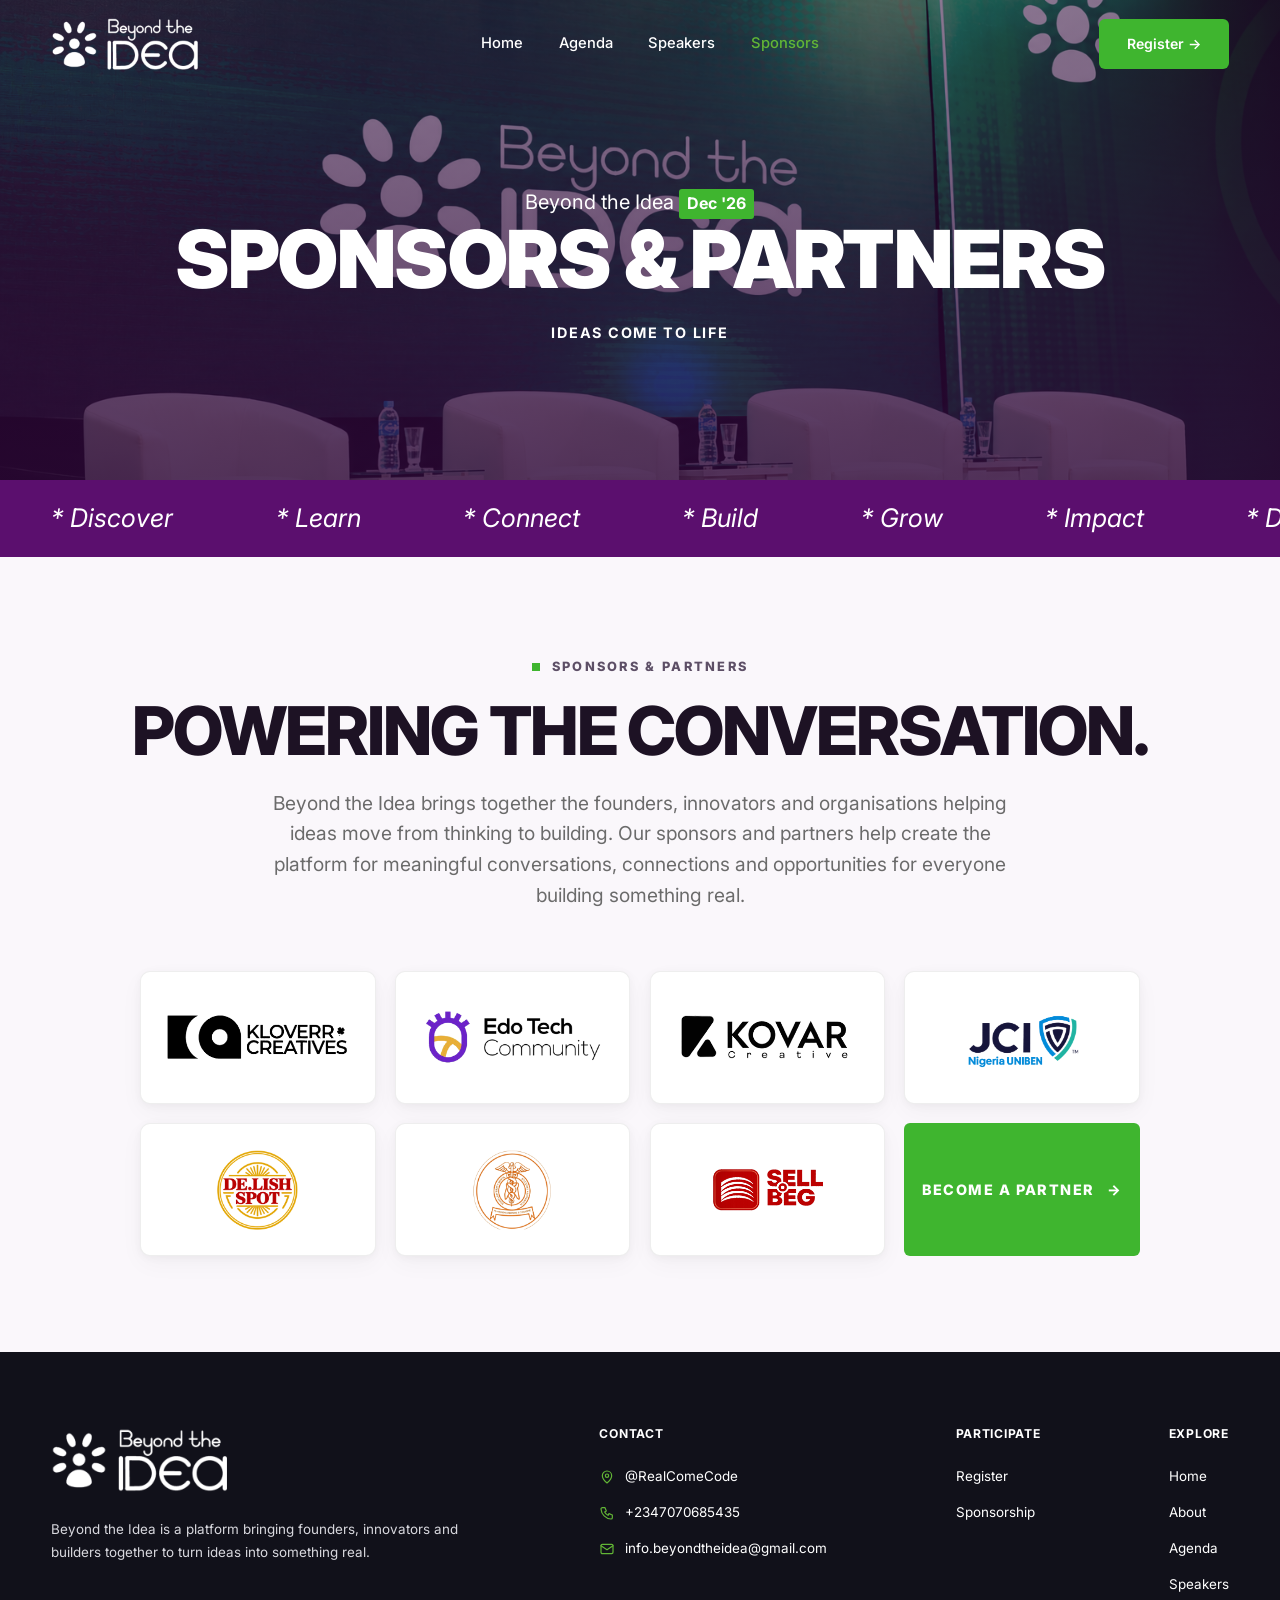
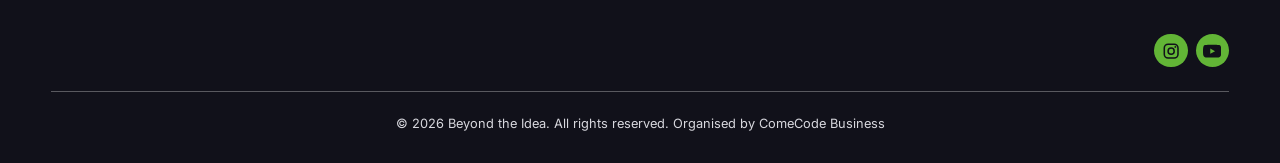
<file: sponsor.html>
<!DOCTYPE html>
<html lang="en">
<head>
  <meta charset="UTF-8">
  <meta name="viewport" content="width=device-width, initial-scale=1">
  <title>Sponsors &amp; Partners | Beyond the Idea 2026</title>
  <link rel="preconnect" href="https://fonts.googleapis.com">
  <link href="https://fonts.googleapis.com/css2?family=Inter:wght@400;500;600;700;800;900&display=swap" rel="stylesheet">
  <link rel="stylesheet" href="sponsors.css">
  <link rel="stylesheet" href="main.css">
  <link rel="icon" type="image/svg+xml" href="./img/favicon.png">
  <meta name="theme-color" content="#5b0f6e">
  <script src="main.js"></script>
</head>
<body>

<!-- (add your navbar here) -->
<header class="nav" id="nav">
  <a href="index.html" class="logo">
    <img class="logo-white" src="./img/logo-white.png" alt="Beyond the Idea">
    <img class="logo-color" src="./img/logo-color.png" alt="Beyond the Idea">
  </a>
  <button class="menu-toggle" id="menuToggle" aria-label="Toggle menu" aria-expanded="false">&#9776;</button>
  <ul class="nav-links" id="navLinks">
    <li><a href="index.html" class="active">Home</a></li>
    <li><a href="agenda.html">Agenda</a></li>
    <li><a href="speakers.html">Speakers</a></li>

    <!-- <li><a href="#agenda">Agenda</a></li> -->
    <li><a href="sponsor.html">Sponsors</a></li>
    <!-- <li><a href="#journey">Founder's epic</a></li> -->
    <a href="register.html" class="btn-register btn-register-hide">Register <span>→</span></a>
  </ul>
  <a href="register.html" class="btn-register">Register <span>→</span></a>
</header>

<!-- ========== HERO (change the image in sponsors.css: --hero-img) ========== -->
<header class="spn-hero">
  <div class="spn-hero-bg" aria-hidden="true"></div>
  <div class="spn-hero-inner">
    <p class="hero-beyond-the-idea">Beyond the Idea <small> Dec '26</small></p>
    <h1>SPONSORS &amp; PARTNERS</h1>
    <p class="spn-sub">IDEAS COME TO LIFE</p>
  </div>
</header>

<!-- scrolling strip -->
<div class="spn-marquee" aria-hidden="true">
  <div class="track">
    <span>* Discover</span><span>* Learn</span><span>* Connect</span><span>* Build</span><span>* Grow</span><span>* Impact</span>
    <span>* Discover</span><span>* Learn</span><span>* Connect</span><span>* Build</span><span>* Grow</span><span>* Impact</span>
    <span>* Discover</span><span>* Learn</span><span>* Connect</span><span>* Build</span><span>* Grow</span><span>* Impact</span>
    <span>* Discover</span><span>* Learn</span><span>* Connect</span><span>* Build</span><span>* Grow</span><span>* Impact</span>
  </div>
</div>

<!-- ========== SPONSORS & PARTNERS ========== -->
<section class="spn" id="sponsors">
  <p class="spn-label">SPONSORS &amp; PARTNERS</p>
  <h2 class="spn-heading">Powering the conversation.</h2>
  <p class="spn-lead">Beyond the Idea brings together the founders, innovators and organisations helping ideas move from thinking to building. Our sponsors and partners help create the platform for meaningful conversations, connections and opportunities for everyone building something real.</p>

  <!-- TEMPORARY online logos: replace each src with your real sponsor logo, e.g. <img src="img/partner.png" alt="Partner name"> -->
  <div class="sp-grid">

    <a href="#" class="plogo" aria-label="Google">
      <img src="./img//sponsors/kloverr.png" alt="Google">
    </a>

    <a href="#" class="plogo" aria-label="Microsoft">
      <img src="./img//sponsors//Edo tech com...png" alt="Microsoft">
    </a>

    <a href="#" class="plogo" aria-label="Meta">
      <img src="./img//sponsors/kovar.png" alt="Meta">
    </a>

    <a href="#" class="plogo" aria-label="Apple">
      <img src="./img/sponsors/jcin.png" alt="Apple">
    </a>
    <a href="#" class="plogo" aria-label="Apple">
      <img src="./img/sponsors/De.lish.png" alt="Apple">
    </a>

    <a href="#" class="plogo" aria-label="Apple">
      <img src="./img/sponsors/BUDSA.png" alt="Apple">
    </a>
    <a href="#" class="plogo" aria-label="Apple">
      <img src="./img/sponsors/SELL.BEG Red Stack Logo.png" alt="Apple">
    </a>
   <!-- <a href="#" class="plogo" aria-label="Amazon">
      <img src="https://cdn.simpleicons.org/amazon" alt="Amazon">
    </a> -->
<a href="sponsorReg.html" class="sp-btn sp-btn-primary">
            BECOME A PARTNER
            <span aria-hidden="true">→</span>
          </a>

 

  </div>

</section>

<!-- (add your footer here) -->
<footer class="sf">
  <div class="sf-top">

    <!-- brand -->
    <div class="sf-brand">
      <a href="index.html"><img src="./img/logo-white.png" alt="Beyond the Idea"></a>
      <p>Beyond the Idea is a platform bringing founders, innovators and builders together to turn ideas into something real.</p>
    </div>

    <!-- contact -->
    <div class="sf-col sf-contact">
      <h4>Contact</h4>
      <ul>
        <li>
          <svg viewBox="0 0 24 24" aria-hidden="true"><path d="M12 21s-7-6.1-7-11a7 7 0 0 1 14 0c0 4.9-7 11-7 11z"/><circle cx="12" cy="10" r="2.5"/></svg>
          <span>@RealComeCode</span>
        </li>
        <li>
          <svg viewBox="0 0 24 24" aria-hidden="true"><path d="M5 4h4l2 5-2.5 1.5a11 11 0 0 0 5 5L15 13l5 2v4a2 2 0 0 1-2 2A16 16 0 0 1 3 6a2 2 0 0 1 2-2z"/></svg>
          <a href="https://wa.me/+2347070685435">+2347070685435</a>
        </li>
        <li>
          <svg viewBox="0 0 24 24" aria-hidden="true"><rect x="3" y="5" width="18" height="14" rx="2"/><path d="M3 7l9 6 9-6"/></svg>
          <a href="mailto:email@example.com">info.beyondtheidea@gmail.com</a>
        </li>
      </ul>
    </div>

    <!-- participate -->
    <div class="sf-col">
      <h4>Participate</h4>
      <ul>
        <li><a href="register.html">Register</a></li>
        <li><a href="sponsor.html">Sponsorship</a></li>
      </ul>
    </div>

    <!-- explore -->
    <div class="sf-col">
      <h4>Explore</h4>
      <ul>
        <li><a href="index.html">Home</a></li>
        <li><a href="index.html#about">About</a></li>
        <li><a href="agenda.html">Agenda</a></li>
        <li><a href="speakers.html">Speakers</a></li>
      </ul>
    </div>

  </div>

  <!-- social icon (right-hand side) -->
  <div class="sf-social">
    <a href="https://www.instagram.com/YOUR-HANDLE" target="_blank" rel="noopener" aria-label="Instagram">
      <svg viewBox="0 0 24 24" aria-hidden="true">
        <g fill="none" stroke="currentColor" stroke-width="2" stroke-linecap="round" stroke-linejoin="round">
          <rect x="3" y="3" width="18" height="18" rx="5"/>
          <circle cx="12" cy="12" r="4"/>
        </g>
        <circle cx="17.5" cy="6.5" r="1.2" fill="currentColor"/>
      </svg>
    </a>
    <a href="https://youtube.com/@realcomecode?si=xZwVkfwQ1NL-Rm1K" target="_blank" rel="noopener" aria-label="YouTube">
      <svg viewBox="0 0 24 24" aria-hidden="true"><path d="M23.498 6.186a3.016 3.016 0 0 0-2.122-2.136C19.505 3.545 12 3.545 12 3.545s-7.505 0-9.377.505A3.017 3.017 0 0 0 .502 6.186C0 8.07 0 12 0 12s0 3.93.502 5.814a3.016 3.016 0 0 0 2.122 2.136c1.871.505 9.376.505 9.376.505s7.505 0 9.377-.505a3.015 3.015 0 0 0 2.122-2.136C24 15.93 24 12 24 12s0-3.93-.502-5.814zM9.545 15.568V8.432L15.818 12l-6.273 3.568z"/></svg>
    </a>
  </div>

  <!-- copyright (right-hand side) -->
  <div class="sf-bottom">
    © 2026 Beyond the Idea. All rights reserved. Organised by ComeCode Business
  </div>
</footer>
<script>
  // if a temporary logo can't be loaded, show its name instead of a broken-image icon
  function logoFallback(img) {
    const s = document.createElement('span');
    s.className = 'spn-name';
    s.textContent = img.alt.toUpperCase();
    img.replaceWith(s);
  }
  document.querySelectorAll('.spn-logo img').forEach(img => {
    if (img.complete && img.naturalWidth === 0) logoFallback(img);
    else img.addEventListener('error', () => logoFallback(img));
  });
</script>


</body>
</html>
</file>
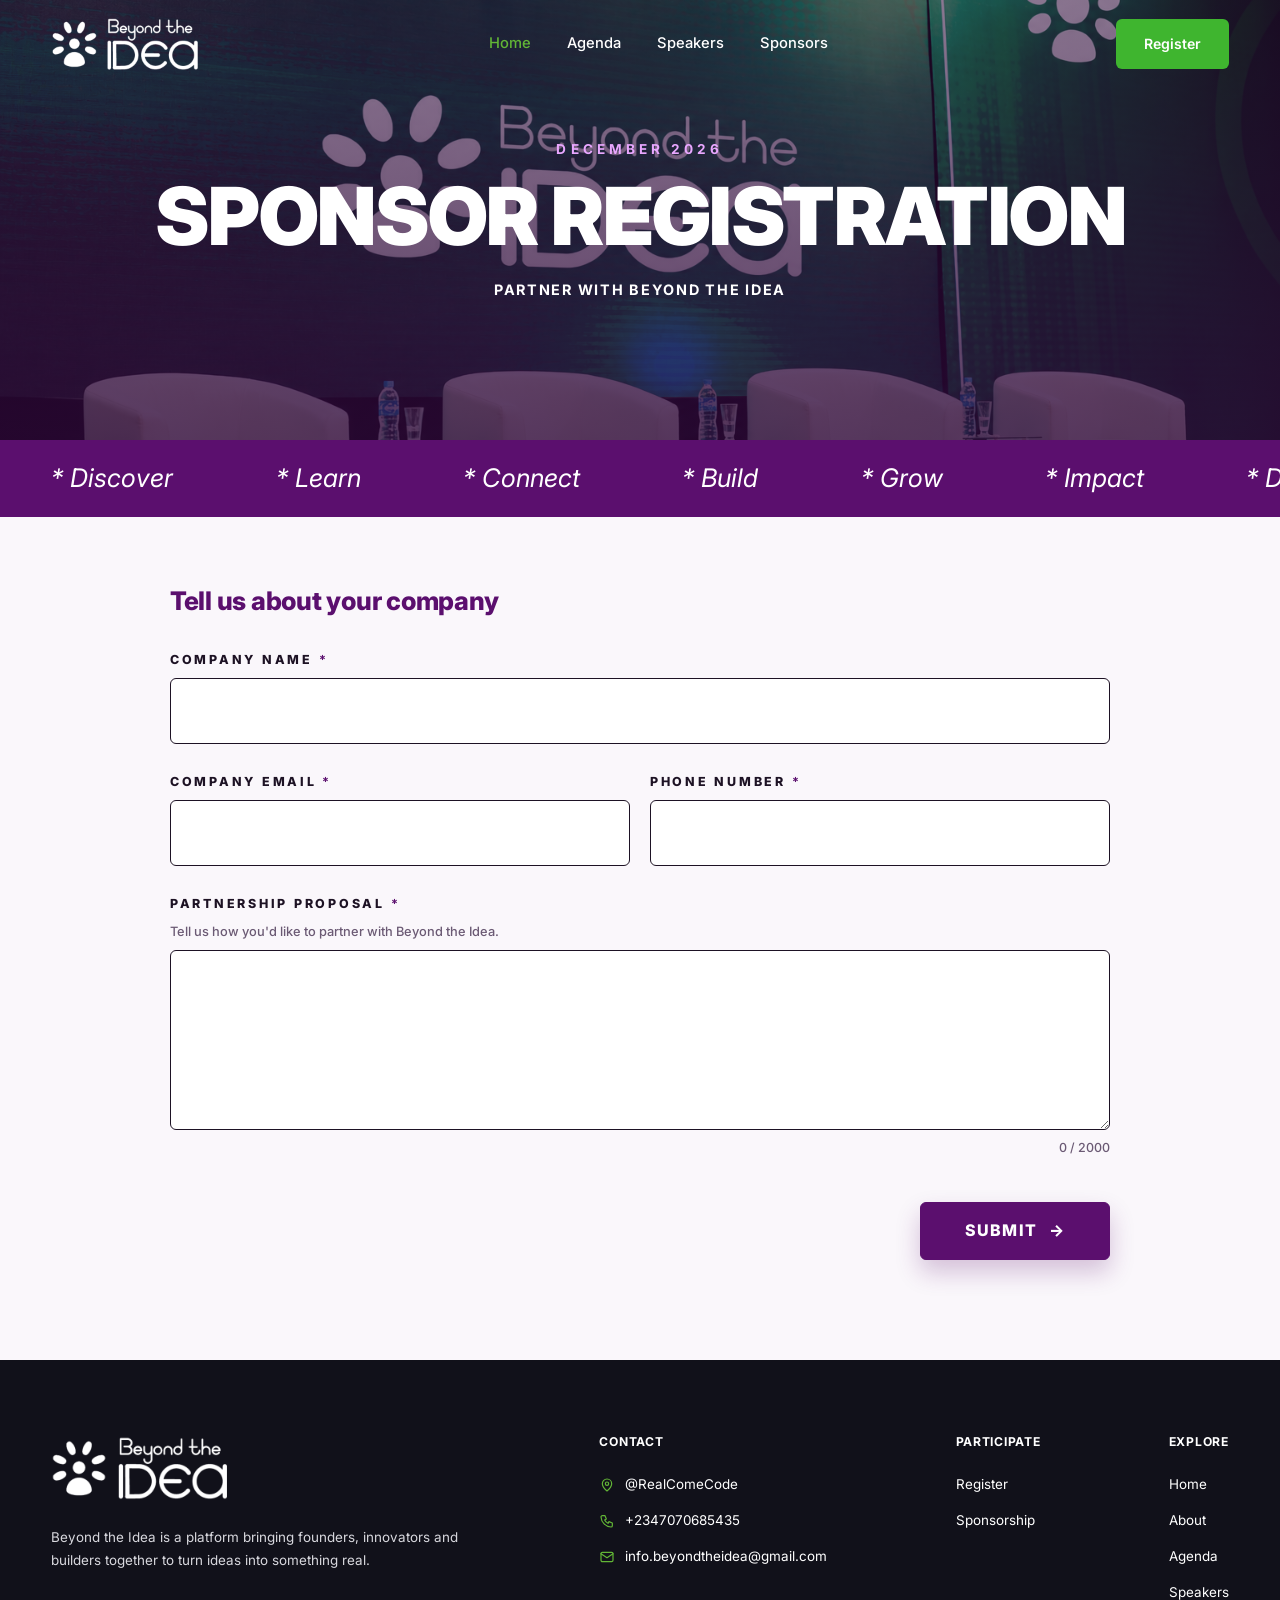
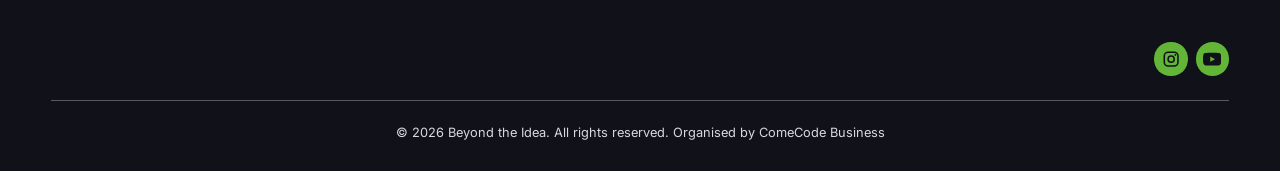
<file: sponsorReg.html>
<!DOCTYPE html>
<html lang="en">
<head>
  <meta charset="UTF-8">
  <meta name="viewport" content="width=device-width, initial-scale=1">
  <title>Beyond the Idea 2026 | Sponsor Registration</title>
  <link rel="preconnect" href="https://fonts.googleapis.com">
  <link href="https://fonts.googleapis.com/css2?family=Inter:wght@400;500;600;700;800;900&display=swap" rel="stylesheet">
  <link rel="stylesheet" href="register.css">
  <link rel="stylesheet" href="main.css">
  <script defer src='main.js'></script>
  <style>
    textarea{width:100%;font:inherit;font-size:clamp(.92rem,1.4vw,1rem);color:var(--ink);min-height:180px;padding:clamp(14px,1.8vw,22px);background:#fff;border:1px solid var(--ink);border-radius:6px;resize:vertical;transition:border-color .2s,box-shadow .2s}
    textarea:hover{border-color:var(--purple)}
    textarea:focus{outline:none;border-color:var(--purple);box-shadow:0 0 0 4px rgba(91,15,110,.14)}
    .count{align-self:flex-end;font-size:.78rem;color:var(--muted);font-weight:500}
  </style>
</head>
<body>

<header class="nav" id="nav">
  <a href="index.html" class="logo">
    <img class="logo-white" src="./img/logo-white.png" alt="Beyond the Idea">
    <img class="logo-color" src="./img/logo-color.png" alt="Beyond the Idea">
  </a>
  <button class="menu-toggle" id="menuToggle" aria-label="Toggle menu" aria-expanded="false">&#9776;</button>
  <ul class="nav-links" id="navLinks">
    <li><a href="#home" class="active">Home</a></li>
      <li><a href="agenda.html">Agenda</a></li>
      <li><a href="speakers.html">Speakers</a></li>

      
      <li><a href="sponsor.html">Sponsors</a></li>
     
    <!-- <li><a href="index.html#journey">Founder's epic</a></li> -->
  </ul>
  <a href="register.html" class="btn-register">Register</a>
</header>

<header class="reg-hero">
  <div class="reg-hero-bg" aria-hidden="true"></div>
  <div class="reg-hero-inner">
    <p class="reg-date">DECEMBER 2026</p>
    <h1>SPONSOR REGISTRATION</h1>
    <p class="reg-sub">PARTNER WITH BEYOND THE IDEA</p>
  </div>
</header>

<div class="reg-marquee" aria-hidden="true">
  <div class="track">
    <span>* Discover</span><span>* Learn</span><span>* Connect</span><span>* Build</span><span>* Grow</span><span>* Impact</span>
    <span>* Discover</span><span>* Learn</span><span>* Connect</span><span>* Build</span><span>* Grow</span><span>* Impact</span>
    <span>* Discover</span><span>* Learn</span><span>* Connect</span><span>* Build</span><span>* Grow</span><span>* Impact</span>
    <span>* Discover</span><span>* Learn</span><span>* Connect</span><span>* Build</span><span>* Grow</span><span>* Impact</span>
  </div>
</div>

<main class="reg">

  <form class="reg-form" id="sponsorForm" action="#" method="post" novalidate>
    <fieldset class="step">
      <h2 class="step-title">Tell us about your company</h2>
      <div class="grid">
        <div class="field full">
          <label for="company">Company Name <b>*</b></label>
          <input id="company" name="company_name" type="text" required autocomplete="organization">
        </div>
        <div class="field">
          <label for="cemail">Company Email <b>*</b></label>
          <input id="cemail" name="company_email" type="email" required autocomplete="email">
        </div>
        <div class="field">
          <label for="cphone">Phone Number <b>*</b></label>
          <input id="cphone" name="phone" type="tel" required autocomplete="tel">
        </div>
        <div class="field full">
          <label for="proposal">Partnership Proposal <b>*</b></label>
          <small>Tell us how you'd like to partner with Beyond the Idea.</small>
          <textarea id="proposal" name="proposal" maxlength="2000" required></textarea>
          <span class="count" id="count">0 / 2000</span>
        </div>
      </div>
    </fieldset>

    <div class="reg-actions">
      <button type="submit" class="btn btn-next" id="btnSubmit">Submit <span aria-hidden="true">&rarr;</span></button>
    </div>
    <p class="reg-error" id="regError" role="alert" hidden>Something went wrong. Please try again.</p>
  </form>

  <section class="reg-success" id="success" hidden>
    <div class="reg-tick"><svg viewBox="0 0 24 24" aria-hidden="true"><path d="M5 12.5l4.5 4.5L19 7.5"/></svg></div>
    <h2>Proposal Received</h2>
    <p>Thank you for your interest in partnering with Beyond the Idea. Our team will review your proposal and get back to you by email.</p>
    <a class="btn btn-next" href="index.html">Back to Home <span aria-hidden="true">&rarr;</span></a>
  </section>
</main>


<!-- (add your footer here) -->
<footer class="sf">
  <div class="sf-top">

    <!-- brand -->
    <div class="sf-brand">
      <a href="index.html"><img src="./img/logo-white.png" alt="Beyond the Idea"></a>
      <p>Beyond the Idea is a platform bringing founders, innovators and builders together to turn ideas into something real.</p>
    </div>

    <!-- contact -->
    <div class="sf-col sf-contact">
      <h4>Contact</h4>
      <ul>
        <li>
          <svg viewBox="0 0 24 24" aria-hidden="true"><path d="M12 21s-7-6.1-7-11a7 7 0 0 1 14 0c0 4.9-7 11-7 11z"/><circle cx="12" cy="10" r="2.5"/></svg>
          <span>@RealComeCode</span>
        </li>
        <li>
          <svg viewBox="0 0 24 24" aria-hidden="true"><path d="M5 4h4l2 5-2.5 1.5a11 11 0 0 0 5 5L15 13l5 2v4a2 2 0 0 1-2 2A16 16 0 0 1 3 6a2 2 0 0 1 2-2z"/></svg>
          <a href="https://wa.me/+2347070685435">+2347070685435</a>
        </li>
        <li>
          <svg viewBox="0 0 24 24" aria-hidden="true"><rect x="3" y="5" width="18" height="14" rx="2"/><path d="M3 7l9 6 9-6"/></svg>
          <a href="mailto:email@example.com">info.beyondtheidea@gmail.com</a>
        </li>
      </ul>
    </div>

    <!-- participate -->
    <div class="sf-col">
      <h4>Participate</h4>
      <ul>
        <li><a href="register.html">Register</a></li>
        <li><a href="sponsor.html">Sponsorship</a></li>
      </ul>
    </div>

    <!-- explore -->
    <div class="sf-col">
      <h4>Explore</h4>
      <ul>
        <li><a href="index.html">Home</a></li>
        <li><a href="index.html#about">About</a></li>
        <li><a href="agenda.html">Agenda</a></li>
        <li><a href="speakers.html">Speakers</a></li>
      </ul>
    </div>

  </div>

  <!-- social icon (right-hand side) -->
  <div class="sf-social">
    <a href="https://www.instagram.com/YOUR-HANDLE" target="_blank" rel="noopener" aria-label="Instagram">
      <svg viewBox="0 0 24 24" aria-hidden="true">
        <g fill="none" stroke="currentColor" stroke-width="2" stroke-linecap="round" stroke-linejoin="round">
          <rect x="3" y="3" width="18" height="18" rx="5"/>
          <circle cx="12" cy="12" r="4"/>
        </g>
        <circle cx="17.5" cy="6.5" r="1.2" fill="currentColor"/>
      </svg>
    </a>
    <a href="https://youtube.com/@realcomecode?si=xZwVkfwQ1NL-Rm1K" target="_blank" rel="noopener" aria-label="YouTube">
      <svg viewBox="0 0 24 24" aria-hidden="true"><path d="M23.498 6.186a3.016 3.016 0 0 0-2.122-2.136C19.505 3.545 12 3.545 12 3.545s-7.505 0-9.377.505A3.017 3.017 0 0 0 .502 6.186C0 8.07 0 12 0 12s0 3.93.502 5.814a3.016 3.016 0 0 0 2.122 2.136c1.871.505 9.376.505 9.376.505s7.505 0 9.377-.505a3.015 3.015 0 0 0 2.122-2.136C24 15.93 24 12 24 12s0-3.93-.502-5.814zM9.545 15.568V8.432L15.818 12l-6.273 3.568z"/></svg>
    </a>
  </div>

  <!-- copyright (right-hand side) -->
  <div class="sf-bottom">
    © 2026 Beyond the Idea. All rights reserved. Organised by ComeCode Business
  </div>
</footer>
<script>
  const SUPABASE_URL = 'https://tldabolvqdtlylgwpgst.supabase.co';
const SUPABASE_ANON_KEY = 'eyJhbGciOiJIUzI1NiIsInR5cCI6IkpXVCJ9.eyJpc3MiOiJzdXBhYmFzZSIsInJlZiI6InRsZGFib2x2cWR0bHlsZ3dwZ3N0Iiwicm9sZSI6ImFub24iLCJpYXQiOjE3OTEwNTIwMzIsImV4cCI6MjEwNjYyODAzMn0.eFyW_do1SIBbL4NrVln8QLBJnM1HedeQzc423L1n4RY';

  const TABLE             = 'sponsors';

  const form = document.getElementById('sponsorForm');
  const btn = document.getElementById('btnSubmit');
  const errBox = document.getElementById('regError');
  const proposal = document.getElementById('proposal');
  let sending = false;

  proposal.addEventListener('input', () => {
    document.getElementById('count').textContent = proposal.value.length + ' / 2000';
  });

  form.addEventListener('submit', async e => {
    e.preventDefault();
    if (sending) return;

    // validate each field in order and stop at the first problem
    for (const el of form.querySelectorAll('input, textarea')) {
      el.value = el.value.trim();
      if (!el.checkValidity()) { el.reportValidity(); return; }
    }

    sending = true; errBox.hidden = true;
    btn.disabled = true; btn.firstChild.textContent = 'Sending... ';

    const data = {
      company_name: form.company_name.value,
      company_email: form.company_email.value.toLowerCase(),
      phone: form.phone.value,
      proposal: form.proposal.value
    };

    try {
      const res = await fetch(SUPABASE_URL + '/rest/v1/' + TABLE, {
        method: 'POST',
        headers: {
          'Content-Type': 'application/json',
          'apikey': SUPABASE_ANON_KEY,
          'Authorization': 'Bearer ' + SUPABASE_ANON_KEY,
          'Prefer': 'return=minimal'
        },
        body: JSON.stringify(data)
      });
      if (!res.ok) throw new Error('Request failed: ' + res.status);

      form.hidden = true;
      const ok = document.getElementById('success');
      ok.hidden = false;
      ok.scrollIntoView({ behavior: 'smooth', block: 'center' });
    } catch (err) {
      console.error(err);
      errBox.hidden = false;
      btn.disabled = false; btn.firstChild.textContent = 'Submit ';
    }
    sending = false;
  });
</script>

</body>
</html>
</file>
<file: agenda.css>
@import url('https://fonts.googleapis.com/css2?family=DM+Sans:wght@400;500;600;700&family=Manrope:wght@400;500;600;700;800&display=swap');

:root {
  --ink: #17111f;
  --muted: #6f6875;
  --paper: #f8f6fa;
  --purple: #4c0067;
  --purple-dark: #2a003c;
  --green: #38ad19;
  --blue: #08a9ed;
  --white: #fff;
  --gutter: clamp(14px, 4vw, 56px);
  /* same side spacing as the navbar */
  --hero-img: url("./img/stage.png");
  /* hero background photo */
}

* {
  box-sizing: border-box;
}

html {
  scroll-behavior: smooth;
}

body {
  margin: 0;
  color: var(--ink);
  background: var(--paper);
  font-family: 'DM Sans', sans-serif;
}

a {
  color: inherit;
  text-decoration: none;
}

/* =========================
   HERO (same as the other pages)
========================= */
.agd-hero {
  position: relative;
  isolation: isolate;
  overflow: hidden;
  display: grid;
  place-items: center;
  text-align: center;
  color: #fff;
  font-family: "Inter", system-ui, sans-serif;
  min-height: clamp(300px, 40vw, 480px);
  /* top space keeps the title clear of the fixed navbar */
  padding: calc(var(--nav-h, 88px) + clamp(24px, 4vw, 56px)) var(--gutter) clamp(48px, 7vw, 90px);
  background: linear-gradient(160deg, #7a1a8f, #5b0f6e 45%, #2e0839);
}

.agd-hero-bg {
  position: absolute;
  inset: 0;
  z-index: -1;
  background: var(--hero-img) center / cover no-repeat;
}

.agd-hero-bg::after {
  content: "";
  position: absolute;
  inset: 0;
  background: linear-gradient(180deg, rgba(46, 8, 57, .55), rgba(46, 8, 57, .82));
}

.agd-hero h1 {
  font-size: clamp(2rem, 6.4vw, 5rem);
  font-weight: 900;
  line-height: 1;
  letter-spacing: -.02em;
  text-wrap: balance;
}

.agd-sub {
  margin-top: clamp(12px, 2vw, 22px);
  font-size: clamp(.68rem, 1.2vw, .9rem);
  font-weight: 700;
  letter-spacing: .12em;
}

/* scrolling strip */
.agd-marquee {
  background: #5b0f6e;
  color: #fff;
  overflow: hidden;
  white-space: nowrap;
  padding: clamp(12px, 1.6vw, 18px) 0;
  font-family: "Inter", system-ui, sans-serif;
}

.agd-marquee .track {
  display: inline-flex;
  width: max-content;
  animation: agdScroll 30s linear infinite;
}

.agd-marquee span {
  font-size: clamp(1rem, 2vw, 1.6rem);
  font-style: italic;
  padding: 0 clamp(24px, 4vw, 56px);
}

@keyframes agdScroll {
  to {
    transform: translateX(-50%);
  }
}

/* =========================
   SHARED CONTAINERS
========================= */
.section-wrap {
  width: min(1160px, 88%);
  margin: 0 auto;
}

.eyebrow {
  display: flex;
  align-items: center;
  gap: 12px;
  margin: 0 0 26px;
  color: var(--purple);
  font-size: 12px;
  font-weight: 800;
  letter-spacing: 0.2em;
}

.eyebrow span {
  width: 8px;
  height: 8px;
  background: var(--purple);
  display: inline-block;
}

/* =========================
   AGENDA INTRODUCTION
========================= */
.agenda-intro {
  padding: 92px 0 58px;
}

.agenda-intro h2,
.cta-inner h2 {
  margin: 0;
  font-family: 'Manrope', sans-serif;
  font-size: clamp(2.5rem, 5.5vw, 4.25rem);
  font-weight: 800;
  line-height: 1.08;
  letter-spacing: -0.06em;
}

.agenda-intro h2 em,
.day-heading h3 em,
.cta-inner h2 em {
  color: var(--green);
  font-style: normal;
}

.intro-copy {
  max-width: 650px;
  margin: 24px 0 36px;
  color: var(--muted);
  font-size: 17px;
  line-height: 1.8;
}

.intro-copy+.intro-copy {
  margin-top: -12px;
}

.event-meta {
  display: grid;
  grid-template-columns: repeat(3, 1fr);
  gap: 14px;
  border-top: 1px solid #e3dce8;
  border-bottom: 1px solid #e3dce8;
  padding: 22px 0;
}

.event-meta div {
  display: flex;
  flex-direction: column;
  gap: 8px;
}

.meta-label {
  color: var(--purple);
  font-size: 10px;
  font-weight: 800;
  letter-spacing: 0.18em;
}

.event-meta strong {
  font-size: 15px;
}

/* =========================
   DAILY AGENDA CARDS
========================= */
.days-section {
  padding-bottom: 100px;
}

.day-card {
  position: relative;
  margin: 0 0 34px;
  padding: clamp(24px, 5vw, 56px);
  border-radius: 10px;
  background: white;
  box-shadow: 0 18px 55px rgba(36, 13, 48, 0.055);
  overflow: hidden;
}

.day-card::after {
  content: "";
  position: absolute;
  top: 0;
  right: 0;
  width: 7px;
  height: 100%;
  background: var(--green);
}

.day-two::after {
  background: var(--purple);
}

.day-three::after {
  background: var(--blue);
}

.day-topline {
  display: flex;
  align-items: center;
  gap: 18px;
  padding-bottom: 24px;
  border-bottom: 1px solid #eee8f1;
}

.day-number {
  color: var(--purple);
  font-family: 'Manrope', sans-serif;
  font-size: 38px;
  font-weight: 800;
  letter-spacing: -0.07em;
}

.day-date {
  color: var(--muted);
  font-size: 11px;
  font-weight: 800;
  letter-spacing: 0.15em;
}

.day-heading {
  display: grid;
  grid-template-columns: 1.05fr 0.95fr;
  gap: 35px;
  align-items: end;
  padding: 34px 0 30px;
}

.day-phase {
  margin: 0 0 12px;
  color: var(--green);
  font-size: 11px;
  font-weight: 800;
  letter-spacing: 0.2em;
}

.day-two .day-phase {
  color: var(--purple);
}

.day-three .day-phase {
  color: #0086bd;
}

.day-heading h3 {
  margin: 0;
  font-family: 'Manrope', sans-serif;
  font-size: clamp(2rem, 4vw, 3.35rem);
  font-weight: 800;
  line-height: 1.08;
  letter-spacing: -0.06em;
}

.day-summary {
  margin: 0;
  color: var(--muted);
  font-size: 15px;
  line-height: 1.8;
}

/* =========================
   TIMELINE
========================= */
.timeline {
  border-top: 1px solid #eee8f1;
}

.timeline-item {
  display: grid;
  grid-template-columns: 125px 1fr;
  gap: 22px;
  padding: 23px 0;
  border-bottom: 1px solid #eee8f1;
}

.time {
  padding-top: 3px;
  color: var(--purple);
  font-size: 12px;
  font-weight: 800;
  letter-spacing: 0.04em;
}

.timeline-item h4 {
  margin: 0 0 7px;
  font-size: 17px;
}

.timeline-item p {
  margin: 0;
  color: var(--muted);
  font-size: 14px;
  line-height: 1.7;
}

.edit-note {
  margin: 22px 0 0;
  color: #8b8291;
  font-size: 12px;
  font-style: italic;
}

/* =========================
   BREAKOUT ROOMS
========================= */
.breakout-label {
  display: flex;
  align-items: center;
  gap: 10px;
  margin: 8px 0 18px;
  color: var(--purple);
  font-size: 11px;
  font-weight: 800;
  letter-spacing: 0.14em;
}

.breakout-label>span:last-child {
  color: var(--muted);
  font-weight: 600;
  letter-spacing: 0.04em;
}

.live-dot {
  width: 8px;
  height: 8px;
  border-radius: 50%;
  background: var(--green);
  box-shadow: 0 0 0 4px rgba(56, 173, 25, 0.12);
}

.room-grid {
  display: grid;
  grid-template-columns: repeat(3, minmax(0, 1fr));
  gap: 14px;
}

.room-card {
  min-height: 180px;
  padding: 23px 21px;
  border: 1px solid #e9e0ee;
  border-radius: 7px;
  background: #fcfaff;
  transition: transform 0.2s ease, box-shadow 0.2s ease;
}

.room-card:hover {
  transform: translateY(-3px);
  box-shadow: 0 12px 26px rgba(48, 0, 65, 0.08);
}

.room-index {
  color: var(--purple);
  font-size: 10px;
  font-weight: 800;
  letter-spacing: 0.15em;
}

.room-card h4 {
  margin: 16px 0 7px;
  font-size: 18px;
  letter-spacing: -0.025em;
}

.room-card p {
  min-height: 42px;
  margin: 0 0 17px;
  color: var(--muted);
  font-size: 13px;
  line-height: 1.6;
}

.room-tag {
  display: inline-block;
  padding: 5px 9px;
  border-radius: 3px;
  background: #efe4f4;
  color: var(--purple);
  font-size: 10px;
  font-weight: 800;
}

.breakout-footnote {
  display: grid;
  grid-template-columns: 150px 1fr;
  gap: 20px;
  margin-top: 22px;
  padding: 20px;
  border-radius: 6px;
  background: #f3edf6;
}

.breakout-footnote strong {
  color: var(--purple);
  font-size: 13px;
}

.breakout-footnote p {
  margin: 0;
  color: #615767;
  font-size: 13px;
  line-height: 1.7;
}

/* =========================
   CLOSING CALL TO ACTION
========================= */
.closing-cta {
  padding: 85px 6%;
  color: white;
  background: var(--purple-dark);
}

.cta-inner {
  width: min(1000px, 100%);
  margin: 0 auto;
}

.cta-inner .eyebrow {
  color: #d9b7e7;
}

.cta-inner .eyebrow span {
  background: var(--green);
}

.cta-inner h2 {
  font-size: clamp(2.5rem, 5.6vw, 4.5rem);
}

.cta-inner h2 em {
  color: #65d948;
}

.cta-inner>p:not(.eyebrow) {
  color: #d2c5d9;
  margin: 23px 0 30px;
}

.cta-button {
  display: inline-flex;
  align-items: center;
  gap: 28px;
  padding: 15px 20px;
  border-radius: 4px;
  background: var(--green);
  color: white;
  font-size: 14px;
  font-weight: 800;
  transition: background 0.2s ease, transform 0.2s ease;
}

.cta-button:hover {
  background: #2d9413;
  transform: translateY(-2px);
}

.cta-button span {
  font-size: 20px;
  line-height: 1;
}

/* =========================
   FOOTER
========================= */
.agenda-footer {
  display: flex;
  justify-content: space-between;
  gap: 20px;
  padding: 22px 6%;
  color: #c8b9cf;
  background: #190025;
  font-size: 10px;
  font-weight: 800;
  letter-spacing: 0.12em;
}

/* =========================
   TABLET RESPONSIVENESS
========================= */
@media (max-width: 760px) {
  .agenda-intro {
    padding-top: 65px;
  }

  .event-meta {
    grid-template-columns: 1fr;
    gap: 17px;
  }

  .day-heading {
    grid-template-columns: 1fr;
    gap: 18px;
  }

  .room-grid {
    grid-template-columns: repeat(2, minmax(0, 1fr));
  }

  .breakout-footnote {
    grid-template-columns: 1fr;
    gap: 8px;
  }

  .timeline-item {
    grid-template-columns: 90px 1fr;
    gap: 13px;
  }

  .agenda-footer {
    flex-direction: column;
  }
}

/* =========================
   MOBILE RESPONSIVENESS
========================= */
@media (max-width: 480px) {
  .section-wrap {
    width: 91%;
  }

  .day-card {
    padding: 24px 19px;
  }

  .day-number {
    font-size: 31px;
  }

  .day-date {
    font-size: 9px;
    letter-spacing: 0.1em;
  }

  .room-grid {
    grid-template-columns: 1fr;
  }

  .room-card {
    min-height: 0;
  }

  .timeline-item {
    grid-template-columns: 1fr;
    gap: 8px;
  }
}

@media (prefers-reduced-motion: reduce) {
  html {
    scroll-behavior: auto;
  }

  .agd-marquee .track {
    animation: none;
  }
}
</file>
<file: main.css>
:root {
  --purple: #5b0f6e;
  --purple-deep: #2e0839;
  --lilac: #e9a7ff;
  --green: #3fb52f;
  --white: #fff;
  --ink: #1d1224;
  --nav-h: clamp(68px, 7vw, 88px);
}

* {
  box-sizing: border-box;
  margin: 0;
  padding: 0;
}

html {
  scroll-behavior: smooth;
  scroll-padding-top: 80px;
  -webkit-text-size-adjust: 100%;
}

body {
  font-family: "Inter", system-ui, sans-serif;
  color: var(--ink);
  background: #faf7fb;
  line-height: 1.6;
  overflow-x: clip;
  /* never split words mid-word; lines only wrap between words */
  overflow-wrap: normal;
  word-break: normal;
  hyphens: none;
}

img,
video {
  max-width: 100%;
}

a {
  text-decoration: none;
  color: inherit;
}

:focus-visible {
  outline: 3px solid var(--lilac);
  outline-offset: 3px;
}

/* ---------- NAV ---------- */
.nav {
  position: fixed;
  inset: 0 0 auto 0;
  z-index: 50;
  height: var(--nav-h);
  display: flex;
  align-items: center;
  justify-content: space-between;
  gap: clamp(8px, 1.5vw, 24px);
  padding: 0 clamp(14px, 4vw, 56px);
  color: var(--white);
  background: transparent;
  transition: background .3s, box-shadow .3s, height .3s, color .3s;
}

.nav.scrolled {
  background: var(--white);
  color: var(--ink);
  height: clamp(60px, 6vw, 92px);
  box-shadow: 0 2px 18px rgba(46, 8, 57, .12);
}

.logo {
  flex-shrink: 0;
  font-weight: 800;
  font-size: 1.35rem;
  line-height: 1;
  letter-spacing: -.02em;
}

.logo small {
  display: inline-block;
  margin-top: 6px;
  padding: 2px 8px;
  background: var(--green);
  color: var(--white);
  font-size: .72rem;
  font-weight: 700;
  letter-spacing: 0;
}

.logo img {
  display: block;
  width: clamp(96px, 14vw, 150px);
  height: auto;
}

/* ===== NAV LOGO SWAP (white logo on the transparent bar, coloured logo once the bar turns white) ===== */
.logo .logo-color {
  display: none;
}

.nav.scrolled .logo .logo-white {
  display: none;
}

.nav.scrolled .logo .logo-color {
  display: block;
}

.nav-links {
  display: flex;
  flex-wrap: nowrap;
  gap: clamp(0px, .4vw, 8px);
  list-style: none;
}

.nav-links a {
  display: block;
  white-space: nowrap;
  padding: clamp(6px, .8vw, 10px) clamp(4px, calc(1.9vw - 9px), 20px);
  font-size: clamp(.68rem, 1.15vw, 1rem);
  border-radius: 999px;
  font-weight: 500;
  transition: background .2s;
}

.nav-links a:hover {
  color: var(--card-green);
}

.nav.scrolled .nav-links a:hover {
  color: var(--card-green);
}

.nav-links a.active {
  /* background: var(--ink); */
  color: var(--card-green);
}

.btn-register {
  flex-shrink: 0;
  white-space: nowrap;
  background: var(--green);
  color: var(--white);
  padding: clamp(8px, 1.1vw, 16px) clamp(10px, calc(2.6vw - 5px), 28px);
  font-size: clamp(.68rem, 1.1vw, 1rem);
  border-radius: 6px;
  font-weight: 600;
  transition: background .2s;
}

.btn-register:hover {
  background: var(--purple-deep);
}

.menu-toggle {
  display: none;
  background: none;
  border: 0;
  color: inherit;
  font-size: 1.8rem;
  cursor: pointer;
}

.btn-register-hide {
  display: none !important;
}

/* ---------- HERO ---------- */
.hero {
  position: relative;
  min-height: 90vh;
  display: flex;
  flex-direction: column;
  align-items: center;
  justify-content: center;
  text-align: center;
  color: var(--white);
  padding: calc(var(--nav-h) + clamp(12px, 2vw, 24px)) 5vw clamp(90px, 12vw, 120px);
  /* Gradient shows while the video loads */
  background:
    radial-gradient(circle at 20% 20%, rgba(233, 167, 255, .25), transparent 45%),
    linear-gradient(160deg, #7a1a8f 0%, var(--purple) 45%, var(--purple-deep) 100%);
  isolation: isolate;
  overflow: hidden;
}

.hero-bg {
  position: absolute;
  inset: 0;
  z-index: -1;
}

.hero-bg video {
  width: 100%;
  height: 100%;
  object-fit: cover;
}

/* Purple overlay keeps the white text readable over the footage */
.hero-bg::after {
  content: "";
  position: absolute;
  inset: 0;
  background: linear-gradient(160deg, rgba(122, 26, 143, .75), rgba(91, 15, 110, .8) 45%, rgba(46, 8, 57, .9));
}

.hero .kicker {
  font-size: clamp(.9rem, 1.6vw, 1.15rem);
  font-weight: 500;
}

.hero-beyond-the-idea {
  font-size: 20px;
}

.hero-beyond-the-idea small {
  display: inline-block;
  padding: 2px 8px;
  background: var(--green);
  color: var(--white);
  font-size: 1rem;
  font-weight: 700;
  letter-spacing: 0;
  border-radius: 3px;
}

.hero h1 {
  font-size: clamp(2.25rem, 9vw, 7rem);
  font-weight: 500;
  line-height: 1.05;
  letter-spacing: -.03em;
  margin: clamp(8px, 1.2vw, 12px) 0 clamp(12px, 1.8vw, 18px);
}

.hero h1 b {
  font-weight: 800;
}

.hero .tagline {
  color: var(--lilac);
  font-weight: 700;
  letter-spacing: clamp(.12em, 1.2vw, .3em);
  font-size: clamp(.62rem, 1.6vw, 1.2rem);
}

.hero .date {
  font-size: clamp(1.05rem, 3.4vw, 2.6rem);
  font-weight: 700;
  letter-spacing: clamp(.1em, .9vw, .25em);
  margin: clamp(12px, 1.8vw, 18px) 0 clamp(6px, 1vw, 10px);
}

.hero .venue {
  color: #e5d3ec;
  letter-spacing: clamp(.08em, .6vw, .2em);
  font-size: clamp(.75rem, 1.4vw, 1rem);
}

.countdown {
  display: flex;
  justify-content: center;
  gap: clamp(6px, 2vw, 40px);
  /* margin: clamp(18px, 2.8vw, 28px) 0 clamp(20px, 3.4vw, 34px); */
}

.countdown div {
  min-width: clamp(54px, 8vw, 84px);
  padding: clamp(8px, 1.4vw, 14px) clamp(4px, 1vw, 10px);
  background: rgba(255, 255, 255, .12);
  border: 1px solid rgba(255, 255, 255, .25);
  border-radius: 10px;
  backdrop-filter: blur(6px);
}

.countdown strong {
  display: block;
  font-size: clamp(1.4rem, 4vw, 2.8rem);
  line-height: 1.1;
  font-variant-numeric: tabular-nums;
}

.countdown span {
  font-size: clamp(.62rem, 1vw, .8rem);
  color: #ffffff;
}

.btn-cta {
  display: inline-block;
  white-space: nowrap;
  background: var(--green);
  color: var(--white);
  padding: clamp(12px, 1.6vw, 16px) clamp(28px, 4vw, 44px);
  border-radius: 8px;
  font-weight: 700;
  font-size: clamp(.92rem, 1.4vw, 1.05rem);
  border: 2px solid var(--green);
  transition: background .2s, color .2s;
}

.btn-cta:hover {
  background: transparent;
}

.hero-stat {
  position: absolute;
  left: clamp(14px, 4vw, 56px);
  bottom: clamp(20px, 2.8vw, 32px);
  text-align: left;
}

.hero-stat strong {
  display: block;
  font-size: clamp(.9rem, 1.4vw, 1.15rem);
}

.hero-stat span {
  color: #e5d3ec;
  font-size: clamp(.8rem, 1.2vw, .95rem);
}

/* ---------- SECTIONS ---------- */
.section {
  padding: clamp(56px, 8vw, 96px) 6vw;
  max-width: 1100px;
  margin: 0 auto;
}

.section h2 {
  font-size: clamp(1.6rem, 4vw, 2.6rem);
  letter-spacing: -.02em;
  margin-bottom: clamp(14px, 1.8vw, 20px);
}

.section p {
  max-width: 70ch;
  margin-bottom: 16px;
  font-size: clamp(.95rem, 1.5vw, 1rem);
}

.section ul {
  max-width: 70ch;
  padding-left: 1.2rem;
}

.section li {
  margin-bottom: 10px;
}

.journey {
  display: flex;
  flex-wrap: wrap;
  gap: 12px 8px;
  align-items: center;
  margin: clamp(18px, 2.8vw, 28px) 0;
  font-weight: 800;
  font-size: clamp(.9rem, 2.4vw, 1.5rem);
  color: var(--purple);
}

.journey i {
  font-style: normal;
  color: var(--green);
}

.closing {
  background: var(--purple-deep);
  color: var(--white);
  text-align: center;
  padding: clamp(25px, 8vw, 21px) 6vw;
}

.closing h2 {
  font-size: clamp(1.5rem, 6vw, 4rem);
  font-weight: 800;
  letter-spacing: .02em;
}

.closing p {
  color: #e5d3ec;
  margin: 12px auto clamp(18px, 2.8vw, 28px);
}

footer {
  text-align: center;
  padding: 24px 16px;
  font-size: clamp(.78rem, 1.2vw, .9rem);
  color: #6b5a74;
}

/* ---------- PLATFORM (heading + image + cards) ---------- */
.platform {
  /* same 1280px desktop width, but never touches the screen edges */
  width: min(1280px, calc(100% - clamp(32px, 8vw, 112px)));
  margin: 0 auto;
  padding: clamp(48px, 8vw, 80px) 0;
  display: grid;
  grid-template-columns: 1fr 1fr;
  gap: clamp(24px, 6vw, 77px);
  align-items: start;
}

.platform>* {
  min-width: 0;
}

.platform h2 {
  font-size: clamp(1.9rem, 4.8vw, 4.6rem);
  font-weight: 400;
  line-height: 1.05;
  letter-spacing: -.03em;
}

.platform h2 span {
  font-weight: 800;
  color: var(--purple);
}

.platform-lead {
  margin: clamp(16px, 2.2vw, 28px) 0 clamp(22px, 3.2vw, 40px);
  max-width: 52ch;
  font-size: clamp(.92rem, 1.5vw, 1.12rem);
  line-height: 1.75;
  color: #5d4f66;
}

.platform-img {
  display: block;
  width: 100%;
  aspect-ratio: 4 / 3;
  object-fit: cover;
  border-radius: clamp(14px, 1.8vw, 22px);
  box-shadow: 0 24px 50px rgba(46, 8, 57, .18);
}

.platform-cards {
  display: flex;
  flex-direction: column;
  padding-top: 12px;
}

.pcard {
  position: relative;
  padding: clamp(20px, 2.6vw, 32px) clamp(20px, 2.8vw, 34px) clamp(22px, 2.8vw, 34px);
  border-radius: clamp(14px, 1.6vw, 20px);
  color: var(--white);
  transition: transform .3s ease, box-shadow .3s ease;
}

.pcard:hover {
  transform: translateY(-8px);
  box-shadow: 0 22px 40px rgba(46, 8, 57, .28);
}

.pcard-num {
  position: absolute;
  top: clamp(14px, 1.8vw, 22px);
  right: clamp(16px, 2.2vw, 28px);
  font-size: clamp(2.2rem, 3.6vw, 3.2rem);
  font-weight: 800;
  line-height: 1;
  opacity: .22;
}

.pcard h3 {
  font-size: clamp(1.4rem, 2.4vw, 2rem);
  font-weight: 800;
  letter-spacing: -.02em;
}

.pcard-sub {
  margin: 6px 0 clamp(10px, 1.3vw, 16px);
  font-size: clamp(.85rem, 1.25vw, 1rem);
  font-weight: 600;
  font-style: italic;
  opacity: .92;
}

.pcard p:last-child {
  line-height: 1.65;
  font-size: clamp(.84rem, 1.2vw, .98rem);
}

/* Staggered, overlapping arrangement with different heights */
.pcard--discover {
  background: linear-gradient(135deg, #3fb52f, #2a8c20);
  margin-right: 14%;
  padding-bottom: clamp(26px, 3.2vw, 44px);
  z-index: 1;
}

.pcard--build {
  background: linear-gradient(135deg, #6d1b82, var(--purple-deep));
  margin-left: 12%;
  margin-top: -22px;
  z-index: 2;
}

.pcard--connect {
  background: var(--ink);
  margin-right: 6%;
  margin-top: -22px;
  padding-bottom: clamp(26px, 3.4vw, 46px);
  z-index: 3;
  border-bottom: 5px solid var(--lilac);
}

/* ---------- ABOUT (text + image + cards) ---------- */
.about {
  --card-purple: #5a1670;
  --card-green: #62b536;
  --card-orange: #e07a2f;
  max-width: 1380px;
  margin: 0 auto;
  padding: clamp(56px, 8vw, 100px) clamp(16px, 4vw, 56px) clamp(48px, 7vw, 90px);
  display: grid;
  grid-template-columns: 2.05fr 1fr 0.98fr;
  gap: clamp(16px, 2vw, 24px) clamp(14px, 1.6vw, 22px);
  align-items: start;
}

.about>* {
  min-width: 0;
}

/* if you wrap the image + cards in .participants-sec, they still sit in the grid columns */
.participants-sec {
  display: contents;
}

.about-text {
  padding-right: clamp(0px, 1.7vw, 24px);
}

.about-eyebrow {
  color: var(--purple);
  font-size: clamp(.68rem, 1vw, .82rem);
  font-weight: 800;
  letter-spacing: .16em;
  margin-bottom: clamp(8px, 1vw, 14px);
}

.about h2 span {
  font-weight: 800;
  color: var(--purple);
}

.about h2 {
  font-size: clamp(1.9rem, 4.8vw, 4.6rem);
  font-weight: 400;
  line-height: 1.05;
  letter-spacing: -.03em;
}

.about-text p:not(.about-eyebrow) {
  font-size: clamp(.92rem, 1.5vw, 1.1rem);
  line-height: 1.65;
  color: #6b6b6b;
  margin-bottom: clamp(14px, 1.6vw, 22px);
  max-width: 62ch;
}

.about-btn {
  display: inline-flex;
  align-items: center;
  gap: clamp(8px, 1vw, 14px);
  margin-top: 8px;
  white-space: nowrap;
  background: #62b536;
  color: var(--white);
  font-weight: 600;
  letter-spacing: .02em;
  font-size: clamp(.8rem, 1.3vw, 1rem);
  padding: clamp(10px, 1.2vw, 14px) clamp(16px, 1.8vw, 24px);
  border-radius: 8px;
  transition: background .2s;
}

.about-btn:hover {
  background: #4f9a2a;
}

.about-img {
  width: 100%;
  aspect-ratio: 315 / 504;
  object-fit: cover;
  border-radius: clamp(10px, 1.1vw, 14px);
  margin-top: clamp(16px, 2.8vw, 40px);
}

.about-cards {
  display: flex;
  flex-direction: column;
  gap: clamp(12px, 1.7vw, 24px);
  margin-top: clamp(16px, 2.8vw, 40px);
  aspect-ratio: 308 / 504;
}

.acard {
  flex: 1;
  display: flex;
  flex-direction: column;
  align-items: center;
  justify-content: center;
  text-align: center;
  color: var(--white);
  border-radius: clamp(8px, 1vw, 12px);
  padding: clamp(8px, 1.1vw, 16px);
  background-size: 112px 112px;
  background-position: center;
  /* Repeating pattern drawn from the Beyond the Idea icon (person + six petals) */
  background-image: url("data:image/svg+xml,<svg xmlns='http://www.w3.org/2000/svg' width='112' height='112' viewBox='0 0 112 112'><g fill='white' fill-opacity='.15'><g transform='translate(28 28) scale(.85)'><ellipse cx='-19.73' cy='7.18' rx='4.2' ry='8.6' transform='rotate(70 -19.73 7.18)'/><ellipse cx='-19.03' cy='-8.87' rx='4.2' ry='8.6' transform='rotate(115 -19.03 -8.87)'/><ellipse cx='-7.18' cy='-19.73' rx='4.2' ry='8.6' transform='rotate(160 -7.18 -19.73)'/><ellipse cx='7.18' cy='-19.73' rx='4.2' ry='8.6' transform='rotate(200 7.18 -19.73)'/><ellipse cx='19.03' cy='-8.87' rx='4.2' ry='8.6' transform='rotate(245 19.03 -8.87)'/><ellipse cx='19.73' cy='7.18' rx='4.2' ry='8.6' transform='rotate(-70 19.73 7.18)'/><circle cx='0' cy='-3' r='5.6'/><path d='M-10.5 12A10.5 10.5 0 0 1 10.5 12Z'/></g><g transform='translate(84 84) scale(.85)'><ellipse cx='-19.73' cy='7.18' rx='4.2' ry='8.6' transform='rotate(70 -19.73 7.18)'/><ellipse cx='-19.03' cy='-8.87' rx='4.2' ry='8.6' transform='rotate(115 -19.03 -8.87)'/><ellipse cx='-7.18' cy='-19.73' rx='4.2' ry='8.6' transform='rotate(160 -7.18 -19.73)'/><ellipse cx='7.18' cy='-19.73' rx='4.2' ry='8.6' transform='rotate(200 7.18 -19.73)'/><ellipse cx='19.03' cy='-8.87' rx='4.2' ry='8.6' transform='rotate(245 19.03 -8.87)'/><ellipse cx='19.73' cy='7.18' rx='4.2' ry='8.6' transform='rotate(-70 19.73 7.18)'/><circle cx='0' cy='-3' r='5.6'/><path d='M-10.5 12A10.5 10.5 0 0 1 10.5 12Z'/></g></g></svg>");
}

.acard:nth-child(1) {
  flex: 1.2;
}

.acard:nth-child(3) {
  flex: .98;
}

.acard strong {
  font-size: clamp(1.6rem, 4.6vw, 4.4rem);
  font-weight: 800;
  line-height: 1.05;
}

.acard span {
  font-size: clamp(.62rem, 1.5vw, 1.2rem);
  font-weight: 500;
  line-height: 1.2;
}

.acard--purple {
  background-color: var(--card-purple);
}

.acard--green {
  background-color: var(--card-green);
}

.acard--orange {
  background-color: var(--card-orange);
}

/* ---------- 800px AND BELOW: stack everything vertically ---------- */
@media (max-width: 800px) {

  /* nav */
  .menu-toggle {
    display: block;
  }
  .btn-register {
    display: none;
  }
  .btn-register-hide {
    display: block !important;
    text-align: center;
    border-radius: 10px !important;
  }



  .nav-links {
    position: absolute;
    top: 100%;
    left: 0;
    right: 0;
    flex-direction: column;
    gap: 0;
    background: var(--white);
    color: var(--ink);
    padding: 12px clamp(14px, 4vw, 32px) 20px;
    display: none;
    box-shadow: 0 12px 24px rgba(0, 0, 0, .1);
  }

  .nav-links.open {
    display: flex;
  }

  .nav-links a {
    font-size: 1rem;
    padding: 12px 16px;
    white-space: normal;
  }

  .nav-links a:hover {
    background: #f1e4f6;
  }

  /* hero */
  .hero-stat {
    position: static;
    margin-top: 36px;
    text-align: center;
  }

  /* platform */
  .platform {
    grid-template-columns: 1fr;
    gap: clamp(32px, 8vw, 48px);
  }

  .pcard--discover,
  .pcard--build,
  .pcard--connect {
    margin-left: 0;
    margin-right: 0;
  }

  /* about */
  .about {
    grid-template-columns: 1fr;
    padding: clamp(48px, 10vw, 80px) 5vw;
  }

  .about-text {
    padding-right: 0;
  }

  .about-img {
    margin-top: 0;
    aspect-ratio: 4 / 3;
  }

  .about-cards {
    margin-top: 0;
    aspect-ratio: auto;
  }

  .acard {
    min-height: clamp(110px, 28vw, 150px);
  }

  .acard strong {
    font-size: clamp(2.4rem, 11vw, 3.6rem);
  }

  .acard span {
    font-size: clamp(.85rem, 3.4vw, 1.1rem);
  }

  .hero {
    min-height: 70vh !important;
  }
}

@media (prefers-reduced-motion: reduce) {
  html {
    scroll-behavior: auto;
  }

  * {
    transition: none !important;
  }
}

/* ---------- SPEAKERS ---------- */
.speakers {
  width: min(1280px, calc(100% - clamp(32px, 8vw, 112px)));
  margin: 0 auto;
  padding: clamp(56px, 8vw, 96px) 0;
}

.spk-label {
  display: flex;
  align-items: center;
  gap: 12px;
  color: var(--purple);
  font-size: clamp(.68rem, 1vw, .82rem);
  font-weight: 800;
  letter-spacing: .18em;
  margin-bottom: clamp(12px, 1.6vw, 20px);
}

.spk-label::before {
  content: "";
  width: 8px;
  height: 8px;
  background: var(--purple);
}

.spk-heading {
  font-size: clamp(1.5rem, 4.6vw, 4rem);
  font-weight: 800;
  line-height: 1.1;
  letter-spacing: -.03em;
  color: var(--ink);
  white-space: nowrap;
}

.spk-heading span {
  color: var(--green);
}

.spk-lead {
  margin: clamp(10px, 1.4vw, 16px) 0 clamp(32px, 4.5vw, 56px);
  font-size: clamp(.95rem, 1.6vw, 1.2rem);
  color: #6b6b6b;
}

.spk-grid {
  display: grid;
  grid-template-columns: repeat(4, 1fr);
  gap: clamp(10px, 1.6vw, 22px);
}

.spk {
  position: relative;
  overflow: hidden;
  min-width: 0;
  aspect-ratio: 4 / 5;
  border-radius: clamp(6px, .8vw, 10px);
  background: #e6d9ec;
}

.spk img {
  position: absolute;
  inset: 0;
  width: 100%;
  height: 100%;
  object-fit: cover;
  object-position: center top;
  transition: transform .5s ease;
}

.spk:hover img {
  transform: scale(1.04);
}

.spk-info {
  position: absolute;
  inset: auto 0 0 0;
  color: var(--white);
  padding: clamp(36px, 5vw, 70px) clamp(12px, 1.6vw, 22px) clamp(12px, 1.6vw, 22px);
  background: linear-gradient(to top, rgba(46, 8, 57, .94), rgba(46, 8, 57, 0));
}

.spk-info::before {
  content: "";
  display: block;
  width: 34px;
  height: 4px;
  background: var(--green);
  margin-bottom: clamp(6px, .8vw, 10px);
}

.spk-info h3 {
  font-size: clamp(.9rem, 1.6vw, 1.3rem);
  font-weight: 700;
  line-height: 1.2;
}

.spk-info p {
  margin-top: 2px;
  font-size: clamp(.72rem, 1.1vw, .92rem);
  opacity: .88;
}

.view-speakers {
  display: inline-flex;
  align-items: center;
  gap: clamp(8px, 1vw, 14px);
  margin-top: 8px;
  white-space: nowrap;
  background: var(--green);
  color: var(--white);
  font-weight: 600;
  letter-spacing: .02em;
  font-size: clamp(.8rem, 1.3vw, 1rem);
  padding: clamp(10px, 1.2vw, 14px) clamp(16px, 1.8vw, 24px);
  border-radius: 8px;
  border: 0;
  cursor: pointer;
  margin: 50px 0px 0px 0px;
}

/* =====================================================
   FOOTER (dark, like the reference)
===================================================== */
.sf {
  background: #11111a;
  color: #fff;
  text-align: left;
  padding: clamp(40px, 6vw, 72px) var(--gutter, clamp(14px, 4vw, 56px)) clamp(20px, 2.6vw, 28px);
}

.sf-top {
  display: flex;
  justify-content: space-between;
  align-items: flex-start;
  gap: clamp(28px, 4vw, 56px);
}

/* brand */
.sf-brand {
  max-width: 420px;
}

.sf-brand img {
  display: block;
  width: clamp(130px, 16vw, 180px);
  height: auto;
}

.sf-brand p {
  margin-top: clamp(14px, 2vw, 22px);
  font-size: clamp(.8rem, 1.05vw, .92rem);
  line-height: 1.7;
  color: #d8d8de;
}

/* columns */
.sf-col h4 {
  margin-bottom: clamp(14px, 2vw, 22px);
  font-size: clamp(.72rem, .95vw, .82rem);
  font-weight: 700;
  letter-spacing: .06em;
  text-transform: uppercase;
  color: #fff;
}

.sf-col ul {
  list-style: none;
  display: flex;
  flex-direction: column;
  gap: clamp(12px, 1.5vw, 16px);
}

.sf-col li {
  display: flex;
  align-items: flex-start;
  gap: 10px;
  font-size: clamp(.8rem, 1.05vw, .9rem);
  line-height: 1.5;
  color: #fff;
}

.sf-col a {
  color: #fff;
  transition: color .2s ease;
}

.sf-col a:hover {
  color: var(--card-green, #62b536);
}

.sf-contact li svg {
  flex-shrink: 0;
  width: 16px;
  height: 16px;
  margin-top: 3px;
  fill: none;
  stroke: var(--card-green, #62b536);
  stroke-width: 1.8;
  stroke-linecap: round;
  stroke-linejoin: round;
}

/* social icon: right-hand side */
.sf-social {
  display: flex;
  justify-content: flex-end;
  gap: 8px;
  margin-top: clamp(24px, 3.4vw, 40px);
}

.sf-social a {
  display: grid;
  place-items: center;
  width: clamp(30px, 2.6vw, 34px);
  height: clamp(30px, 2.6vw, 34px);
  border-radius: 50%;
  background: var(--card-green, #62b536);
  color: #11111a;
  transition: transform .2s ease;
}

.sf-social a:hover {
  transform: translateY(-2px);
}

.sf-social svg {
  width: 55%;
  height: 55%;
  fill: currentColor;
}

/* line + copyright: right-hand side */
.sf-bottom {
  margin-top: clamp(16px, 2vw, 24px);
  padding-top: clamp(16px, 2vw, 22px);
  border-top: 1px solid rgba(255, 255, 255, .3);
  text-align: center;
  font-size: clamp(.72rem, 1vw, .85rem);
  color: #d8d8de;
}

/* 800px and below: stack vertically */
@media (max-width: 800px) {
  .sf-top {
    flex-direction: column;
    gap: 32px;
  }

  .sf-social {
    justify-content: flex-start;
  }

  .sf-bottom {
    text-align: left;
  }
}

/* =========================================================
   ABOUT PAGE BLOCKS (.bti-)
========================================================= */
.bti-about-page {
  width: 100%;
  overflow: hidden;
  font-family: Inter, -apple-system, BlinkMacSystemFont, "Segoe UI", sans-serif;
  color: #17151f;
}

.bti-container {
  width: min(1110px, calc(100% - 48px));
  margin: 0 auto;
}

/* Hero */
.bti-about-hero {
  position: relative;
  min-height: 580px;
  display: flex;
  align-items: center;
  background-size: cover;
  background-position: center;
  color: #ffffff;
}

/* ===== BTI ABOUT HERO: scroll parallax (image layer only, design unchanged) ===== */
.bti-about-hero {
  overflow: hidden;
  /* image stays clipped inside the section */
  isolation: isolate;
  background-image: none;
  /* the same image now lives on the moving layer below */
}

.bti-about-hero::before {
  content: "";
  position: absolute;
  z-index: 0;
  left: 0;
  right: 0;
  top: -14%;
  bottom: -14%;
  /* extra height gives the image room to travel */
  background-image: url("./img//stage.png");
  /* same image as before */
  background-size: cover;
  background-position: center;
  transform: translate3d(0, var(--bti-shift, 0px), 0);
  will-change: transform;
}

@media (prefers-reduced-motion: reduce) {
  .bti-about-hero::before {
    transform: none;
    top: 0;
    bottom: 0;
  }
}

.bti-hero-overlay {
  position: absolute;
  inset: 0;
  background: linear-gradient(90deg, rgba(54, 20, 91, 0.95) 0%, rgba(76, 31, 112, 0.82) 48%, rgba(103, 54, 139, 0.72) 100%);
}

.bti-about-hero::after {
  content: "";
  position: absolute;
  inset: 0;
  background: linear-gradient(180deg, rgba(14, 8, 24, 0.15), rgba(14, 8, 24, 0.35));
}

.bti-hero-content {
  position: relative;
  z-index: 2;
  padding: 100px 0;
}

.bti-eyebrow {
  display: inline-block;
  margin-bottom: 16px;
  color: var(--card-green);
  font-size: 12px;
  font-weight: 800;
  letter-spacing: 1.8px;
}

.bti-hero-content h1 {
  max-width: 760px;
  margin: 0 0 22px;
  font-size: clamp(42px, 5vw, 68px);
  line-height: 0.98;
  letter-spacing: -2.8px;
  font-weight: 800;
}

.bti-hero-content p {
  max-width: 680px;
  margin: 0 0 34px;
  color: rgba(255, 255, 255, 0.78);
  font-size: 17px;
  line-height: 1.7;
}

/* Buttons */
.bti-hero-buttons {
  display: flex;
  align-items: center;
  gap: 12px;
}

.bti-btn {
  display: inline-flex;
  align-items: center;
  justify-content: center;
  gap: 10px;
  min-height: 48px;
  padding: 0 20px;
  border-radius: 8px;
  text-decoration: none;
  font-size: 14px;
  font-weight: 700;
  transition: transform 0.2s ease, background 0.2s ease;
}

.bti-btn:hover {
  transform: translateY(-2px);
}

.bti-btn-primary {
  background: var(--card-green);
  color: var(--white);
}

.bti-btn-outline {
  border: 1px solid rgba(255, 255, 255, 0.3);
  color: #ffffff;
  background: rgba(255, 255, 255, 0.03);
}

/* Journey section */
.bti-journey-section {
  padding-bottom: 70px;
}

.bti-section-heading {
  max-width: 760px;
  margin-bottom: 48px;
}

.bti-eyebrow-purple {
  color: #8b4fc8;
}

.bti-section-heading h2 {
  margin: 0 0 18px;
  font-size: clamp(32px, 4vw, 48px);
  line-height: 1.05;
  letter-spacing: -1.8px;
}

.bti-section-heading p {
  margin: 0;
  color: #6e6978;
  font-size: 15px;
  line-height: 1.8;
}

/* Journey grid */
.bti-journey-grid {
  display: grid;
  grid-template-columns: repeat(3, 1fr);
  gap: 1px;
  border: 1px solid #e8e4ed;
  background: #e8e4ed;
}

.bti-journey-item {
  min-height: 210px;
  padding: 28px;
  background: #ffffff;
}

.bti-journey-number {
  margin-bottom: 26px;
  color: #8b4fc8;
  font-size: 13px;
  font-weight: 800;
}

.bti-journey-item h3 {
  margin: 0 0 10px;
  font-size: 16px;
  letter-spacing: 0.8px;
}

.bti-journey-item p {
  margin: 0;
  color: #77717f;
  font-size: 13px;
  line-height: 1.7;
}

/* Journey statement */
.bti-bottom-statement {
  display: flex;
  align-items: center;
  justify-content: center;
  flex-wrap: wrap;
  gap: 16px;
  margin-top: 55px;
  color: #8b4fc8;
  font-size: 14px;
  font-weight: 800;
  letter-spacing: 1.5px;
}

.bti-bottom-statement i {
  color: #a8e66b;
  font-size: 20px;
  font-style: normal;
}

/* Organizer */
.bti-organizer-section {
  padding: 85px 0;
  background: #ffffff;
}

.bti-organizer-grid {
  display: grid;
  grid-template-columns: 1fr 1fr;
  align-items: center;
  gap: 60px;
}

.bti-organizer-content h2 {
  margin: 0 0 16px;
  font-size: 32px;
  letter-spacing: -1px;
}

.bti-organizer-content p {
  max-width: 530px;
  margin: 0 0 14px;
  color: #6e6978;
  font-size: 14px;
  line-height: 1.8;
}

.bti-organizer-highlight {
  display: block;
  margin-top: 24px;
  color: #8b4fc8;
  font-size: 20px;
}

/* Organizer logo box */
.bti-organizer-logo-box {
  min-height: 240px;
  display: flex;
  align-items: center;
  justify-content: center;
  padding: 40px;
  border-radius: 16px;
  background: #f4f3f6;
}

.bti-logo-placeholder {
  width: 270px;
  height: 120px;
  display: flex;
  flex-direction: column;
  align-items: center;
  justify-content: center;
  border-radius: 12px;
  background: #ffffff;
  box-shadow: 0 10px 35px rgba(34, 20, 48, 0.08);
  color: #3a175d;
}

.bti-logo-placeholder span {
  font-size: 24px;
  font-weight: 900;
  letter-spacing: -1px;
}

.bti-logo-placeholder small {
  margin-top: 4px;
  color: #8b4fc8;
  font-size: 11px;
  font-weight: 700;
  letter-spacing: 2px;
}

/* Tablet */
@media (max-width: 850px) {
  .bti-about-hero {
    min-height: 520px;
  }

  .bti-two-cards {
    grid-template-columns: 1fr;
  }

  .bti-stats {
    grid-template-columns: repeat(2, 1fr);
    row-gap: 35px;
  }

  .bti-journey-grid {
    grid-template-columns: repeat(2, 1fr);
  }

  .bti-organizer-grid {
    grid-template-columns: 1fr;
  }
}

/* Mobile */
@media (max-width: 600px) {
  .bti-container {
    width: min(100% - 32px, 1110px);
  }

  .bti-section {
    padding: 60px 0;
  }

  .bti-about-hero {
    min-height: 650px;
    background-position: center;
  }

  .bti-hero-content {
    padding: 80px 0;
  }

  .bti-hero-content h1 {
    font-size: 42px;
    letter-spacing: -2px;
  }

  .bti-hero-content p {
    font-size: 15px;
  }

  .bti-hero-buttons {
    flex-direction: column;
    align-items: stretch;
  }

  .bti-btn {
    width: 100%;
  }

  .bti-stats {
    grid-template-columns: repeat(2, 1fr);
    gap: 30px 15px;
  }

  .bti-stat strong {
    font-size: 28px;
  }

  .bti-feature-card {
    padding: 26px;
  }

  .bti-feature-card h2 {
    font-size: 27px;
  }

  .bti-journey-grid {
    grid-template-columns: 1fr;
  }

  .bti-section-heading h2 {
    font-size: 34px;
  }

  .bti-bottom-statement {
    gap: 10px;
    font-size: 11px;
  }

  .bti-organizer-section {
    padding: 60px 0;
  }

  .bti-organizer-grid {
    gap: 35px;
  }

  .bti-organizer-logo-box {
    min-height: 190px;
  }
}

/* =========================================================
   RESPONSIVE LAYER (was responsive.css): load order matters, keep below the rules above
========================================================= */
:root {
  --gutter: clamp(14px, 4vw, 56px);
  /* same side spacing as the navbar */
  --card-green: #62b536;
  /* nav hover colour (was only defined inside .about) */
}

/* ===== 1. ALIGN SECTIONS WITH THE NAVBAR (logo edge to button edge) ===== */
.hero {
  padding-inline: var(--gutter);
}

.platform,
.about,
.speakers,
.experience {
  width: 100%;
  max-width: none;
  margin-inline: 0;
  padding-inline: var(--gutter);
}

.section {
  max-width: none;
  margin-inline: 0;
  padding-inline: var(--gutter);
}

.closing,
footer {
  padding-inline: var(--gutter);
}

.footer-container,
.bti-container {
  width: 100%;
  max-width: none;
  padding-inline: var(--gutter);
}

/* ===== 2. RESPONSIVE WITH clamp() ===== */
.hero-beyond-the-idea {
  font-size: clamp(.9rem, 1.6vw, 1.25rem);
}

.view-speakers {
  margin-top: clamp(28px, 4vw, 50px);
  background-color: var(--card-green) !important;
}

/* speakers: breakpoints that were missing */
.spk-grid {
  grid-template-columns: repeat(4, minmax(0, 1fr));
}

@media (max-width: 1000px) {
  .spk-grid {
    grid-template-columns: repeat(2, minmax(0, 1fr));
  }
}

@media (max-width: 800px) {
  .spk-heading {
    white-space: normal;
  }

  .spk-grid {
    grid-template-columns: minmax(0, 1fr);
    /* width: clamp(260px, 80vw, 440px); */
    margin-inline: auto;
  }
}

/* footer */
.conference-footer {
  padding: clamp(40px, 6vw, 64px) 0 clamp(24px, 3vw, 32px);
}

.footer-top {
  gap: clamp(20px, 3vw, 40px);
  margin-bottom: clamp(32px, 4.4vw, 52px);
}

.brand-row img {
  width: clamp(130px, 16vw, 200px);
}

.newsletter-box input {
  width: clamp(200px, 26vw, 330px);
  height: clamp(40px, 3.6vw, 44px);
  font-size: clamp(.8rem, 1.1vw, .875rem);
}

.newsletter-box button {
  height: clamp(40px, 3.6vw, 44px);
  padding: 0 clamp(14px, 1.8vw, 22px);
  font-size: clamp(.8rem, 1.1vw, .875rem);
}

.footer-links {
  gap: clamp(24px, 3.3vw, 40px);
  padding-bottom: clamp(32px, 4vw, 48px);
}

.footer-column h4 {
  font-size: clamp(.68rem, 1vw, .75rem);
}

.footer-column a {
  font-size: clamp(.8rem, 1.15vw, .875rem);
}

.footer-organizer,
.footer-legal a,
.footer-legal span {
  font-size: clamp(.74rem, 1.05vw, .8125rem);
}

@media (max-width: 900px) {
  .newsletter-box input {
    width: auto;
    flex: 1;
  }
}

@media (max-width: 560px) {

  .newsletter-box input,
  .newsletter-box button {
    width: 100%;
  }
}

/* about-page blocks (.bti-) */
.bti-about-hero {
  min-height: clamp(460px, 48vw, 580px);
}

.bti-hero-content {
  padding-block: clamp(64px, 8vw, 100px);
}

.bti-hero-content p {
  font-size: clamp(.95rem, 1.5vw, 1.0625rem);
  margin-bottom: clamp(22px, 3vw, 34px);
}

.bti-btn {
  font-size: clamp(.8rem, 1.2vw, .875rem);
  padding: 0 clamp(14px, 1.8vw, 20px);
  min-height: clamp(42px, 4vw, 48px);
}

.bti-journey-section {
  padding-bottom: clamp(48px, 6vw, 70px);
}

.bti-section-heading {
  margin-bottom: clamp(28px, 4vw, 48px);
}

.bti-section-heading h2 {
  font-size: clamp(1.7rem, 4vw, 3rem);
}

.bti-section-heading p {
  font-size: clamp(.88rem, 1.3vw, .95rem);
}

.bti-bottom-statement {
  font-size: clamp(.7rem, 1.2vw, .875rem);
  margin-top: clamp(32px, 4.5vw, 55px);
}

.bti-organizer-section {
  padding-block: clamp(48px, 7vw, 85px);
}

.bti-organizer-grid {
  gap: clamp(28px, 5vw, 60px);
}

.bti-organizer-content h2 {
  font-size: clamp(1.5rem, 2.6vw, 2rem);
}

.bti-organizer-content p {
  font-size: clamp(.84rem, 1.2vw, .875rem);
}

.bti-organizer-highlight {
  font-size: clamp(1rem, 1.7vw, 1.25rem);
}

.bti-organizer-logo-box {
  min-height: clamp(179px, 25vw, 285px);
  padding: clamp(20px, 3.2vw, 40px);
}

.bti-logo-placeholder {
  width: clamp(190px, 22vw, 270px);
  height: clamp(90px, 13vw, 138px);
}

@media (max-width: 800px) {
  .bti-hero-buttons {
    flex-direction: column;
    align-items: flex-start;
  }
}

@media (max-width: 600px) {
  .bti-about-hero {
    min-height: clamp(520px, 120vw, 650px);
  }

  .bti-hero-buttons {
    align-items: stretch;
  }
}

/* ===== JOURNEY CARDS: coloured, with the card title centred as a large background word ===== */
.bti-journey-grid {
  gap: clamp(12px, 1.8vw, 24px);
  background: transparent;
  border: 0;
}

.bti-journey-item {
  position: relative;
  overflow: hidden;
  isolation: isolate;
  container-type: inline-size;
  /* lets the background word scale with the card */
  color: #fff;
  /* min-height: clamp(190px, 21vw, 280px); */
  /* taller cards */
  padding: clamp(20px, 2.8vw, 34px);
  border-radius: clamp(12px, 1.4vw, 20px);
  background-color: var(--j-bg, #5a1670);
  background-image: none;
  transition: transform .3s ease, box-shadow .3s ease;
}

.bti-journey-item:hover {
  transform: translateY(-6px);
  box-shadow: 0 18px 34px rgba(46, 8, 57, .22);
}

.bti-journey-item:nth-child(1) {
  --j-bg: #5a1670;
}

/* purple */
.bti-journey-item:nth-child(2) {
  --j-bg: #62b536;
}

/* green  */
.bti-journey-item:nth-child(3) {
  --j-bg: #e07a2f;
}

/* orange */
.bti-journey-item:nth-child(4) {
  --j-bg: #3b3d9e;
}

/* blue   */
.bti-journey-item:nth-child(5) {
  --j-bg: #1d1224;
}

/* black  */
.bti-journey-item:nth-child(6) {
  --j-bg: #7a1a8f;
}

/* violet */
.bti-journey-number {
  display: none;
}

/* large, bold, low-opacity card title, centred in the card and behind the content */
.bti-journey-item::after {
  content: attr(data-title);
  position: absolute;
  z-index: -1;
  left: 50%;
  top: 50%;
  transform: translate(-50%, -50%);
  font-size: clamp(2.2rem, 7vw, 4.6rem);
  /* fallback */
  font-size: clamp(3rem, 33cqw, 15rem);
  /* scales with the card width */
  font-weight: 900;
  line-height: 1;
  letter-spacing: -.04em;
  text-align: center;
  white-space: nowrap;
  text-transform: uppercase;
  color: #fff;
  opacity: .2;
  pointer-events: none;
  user-select: none;
}

/* larger card text */
.bti-journey-item h3 {
  color: #fff;
  margin-top: 0;
  margin-bottom: clamp(8px, 1vw, 12px);
  font-size: clamp(1.1rem, 1.9vw, 1.5rem);
}

.bti-journey-item p {
  color: #fff;
  font-size: clamp(.9rem, 1.35vw, 1.05rem);
  font-weight: 500;
  line-height: 1.6;
}

/* ---------- SPONSORS & PARTNERS ---------- */
.sponsors {
  width: 100%;
  padding: clamp(56px, 8vw, 96px) var(--gutter);
  text-align: center;
}

.sp-label {
  display: inline-flex;
  align-items: center;
  gap: 12px;
  margin-bottom: clamp(10px, 1.4vw, 18px);
  color: #5d4f66;
  font-size: clamp(0.68rem, 1vw, 0.82rem);
  font-weight: 800;
  letter-spacing: 0.18em;
}

.sp-label::before {
  content: "";
  width: 8px;
  height: 8px;
  flex: 0 0 8px;
  background: var(--green);
}

.sp-heading {
  color: var(--ink);
  font-size: clamp(1.7rem, 5.4vw, 4.2rem);
  font-weight: 800;
  line-height: 1.08;
  letter-spacing: -0.03em;
  text-transform: uppercase;
  text-wrap: balance;
}

.sp-lead {
  max-width: 54ch;
  margin: clamp(12px, 1.6vw, 20px) auto clamp(32px, 5vw, 60px);
  color: #6b6b6b;
  font-size: clamp(0.95rem, 1.6vw, 1.2rem);
  line-height: 1.6;
}

/* logo grid */
.sp-grid {
  display: grid;
  grid-template-columns: repeat(4, minmax(0, 1fr));
  gap: clamp(12px, 1.5vw, 20px);
  width: 100%;
  max-width: 1000px;
  margin: 0 auto;
}

/* logo card */
.plogo {
  min-width: 0;
  min-height: clamp(100px, 19vw, 130px);
  display: flex;
  align-items: center;
  justify-content: center;
  padding: clamp(18px, 2vw, 28px);
  background: #ffffff;
  border: 1px solid rgba(20, 20, 20, 0.07);
  border-radius: 10px;
  box-shadow: 0 2px 8px rgba(0, 0, 0, 0.04), 0 8px 24px rgba(0, 0, 0, 0.035);
  transition: transform 0.25s ease, box-shadow 0.25s ease, border-color 0.25s ease;
}

.plogo:hover {
  transform: translateY(-3px);
  border-color: rgba(20, 20, 20, 0.12);
  box-shadow: 0 4px 12px rgba(0, 0, 0, 0.06), 0 12px 28px rgba(0, 0, 0, 0.06);
}

.plogo img {
  display: block;
  width: 100%;                          /* every logo gets the same box width */
  height: clamp(56px, 6.4vw, 80px);     /* and the same box height */
  object-fit: contain;                  /* each logo fits inside that box without stretching */
}

/* buttons */
.sp-actions {
  display: flex;
  justify-content: center;
  align-items: center;
  flex-wrap: wrap;
  gap: clamp(12px, 1.5vw, 20px);
  margin-top: clamp(32px, 5vw, 56px);
}

.sp-btn {
  display: inline-flex;
  align-items: center;
  justify-content: center;
  gap: clamp(8px, 1vw, 14px);
  min-height: 48px;
  padding: clamp(12px, 1.5vw, 18px) clamp(20px, 2.6vw, 34px);
  border: 1px solid var(--green);
  border-radius: 6px;
  background: transparent;
  color: black;
  font-size: clamp(0.72rem, 1.2vw, 0.9rem);
  font-weight: 800;
  letter-spacing: 0.1em;
  white-space: nowrap;
  transition: background 0.2s ease, color 0.2s ease, transform 0.2s ease;
}

.sp-btn:hover {
  background: var(--green);
  color: var(--white);
  transform: translateY(-2px);
}

.sp-btn-primary {
  background: var(--green);
  border: 0;
  color: var(--white);
}

.sp-btn-primary:hover {
  background: transparent !important;
  color: black !important;
  border: 1px solid purple !important;
  transform: translateY(-2px);
}

.sp-btn-primary:hover {
  background: var(--purple-deep);
  color: var(--white);
}

/* sponsors responsive */
@media (max-width: 900px) {
  .sp-grid {
    grid-template-columns: repeat(3, minmax(0, 1fr));
  }
}

@media (max-width: 600px) {
  .sp-grid {
    grid-template-columns: repeat(2, minmax(0, 1fr));
    gap: 12px;
  }

  .plogo {
    min-height: 90px;
    padding: 10px;
  }

  .plogo img {
    width: 100%;
    /* height: 44px; */
  }

  .sp-actions {
    flex-direction: column;
  }

  .sp-btn {
    width: min(100%, 320px);
  }
}

@media (max-width: 380px) {
  .sp-grid {
    gap: 10px;
  }

  .plogo {
    min-height: 80px;
    padding: 12px;
  }
}

/* ===== FOOTER: YouTube button + alignment (NEW) ===== */
.footer-yt {
  display: inline-flex;
  align-items: center;
  gap: 10px;
  white-space: nowrap;
  min-height: clamp(40px, 3.6vw, 44px);
  padding: 0 clamp(16px, 2vw, 24px);
  border-radius: 10px;
  background: #e62117;
  color: #fff;
  font-size: clamp(.8rem, 1.1vw, .875rem);
  font-weight: 600;
  transition: background .2s, transform .2s;
}

.footer-yt svg {
  width: 20px;
  height: 20px;
  flex-shrink: 0;
  fill: currentColor;
}

.footer-yt:hover {
  background: #c91b12;
  transform: translateY(-2px);
}

/* desktop: the link columns now run from the logo's left edge to the button's right edge */
@media (min-width: 901px) {
  .footer-links {
    grid-template-columns: repeat(5, auto);
    justify-content: space-between;
  }
}

/* phones: full-width button */
@media (max-width: 560px) {
  .footer-yt {
    width: 100%;
    justify-content: center;
  }
}
</file>
<file: register.css>
/* hero background: swap this URL for your own photo (e.g. url("img/stage.png")) */
:root {
    --purple: #5b0f6e;
    --purple-deep: #2e0839;
    --lilac: #e9a7ff;
    --lilac-soft: #f6eafa;
    --ink: #1d1224;
    --line: #e6dcec;
    --muted: #6b5a74;
    /* --hero-img: url("https://assets.mixkit.co/videos/13192/13192-thumb-720-3.jpg"); */
    --hero-img: url("./img/stage.png");
}

* {
    box-sizing: border-box;
    margin: 0;
    padding: 0;
}

body {
    font-family: "Inter", system-ui, sans-serif;
    color: var(--ink);
    background: #fff;
    line-height: 1.5;
    overflow-x: clip;
    overflow-wrap: normal;
    word-break: normal;
    hyphens: none;
    -webkit-text-size-adjust: 100%;
}

:focus-visible {
    outline: 3px solid var(--lilac);
    outline-offset: 2px;
}

[hidden] {
    display: none !important;
}

/* ---------- HERO ---------- */
.reg-hero {
    position: relative;
    isolation: isolate;
    display: grid;
    place-items: center;
    text-align: center;
    color: #fff;
    min-height: clamp(260px, 36vw, 440px);
    padding: clamp(48px, 7vw, 90px) var(--gutter, clamp(14px, 4vw, 56px));
    overflow: hidden;
}

.reg-hero-bg {
    position: absolute;
    inset: 0;
    z-index: -1;
    background: var(--hero-img) center / cover no-repeat;
}

.reg-hero-bg::after {
    content: "";
    position: absolute;
    inset: 0;
    background: linear-gradient(180deg, rgba(46, 8, 57, .55), rgba(46, 8, 57, .8));
}

.reg-date {
    color: var(--lilac);
    font-size: clamp(.68rem, 1.1vw, .85rem);
    font-weight: 700;
    letter-spacing: .3em;
    margin-bottom: clamp(8px, 1.4vw, 16px);
}

.reg-hero h1 {
    font-size: clamp(2rem, 6.4vw, 5rem);
    font-weight: 900;
    line-height: 1;
    letter-spacing: -.02em;
    text-wrap: balance;
}

.reg-sub {
    margin-top: clamp(12px, 2vw, 22px);
    font-size: clamp(.68rem, 1.2vw, .9rem);
    font-weight: 700;
    letter-spacing: .12em;
}

/* ---------- SCROLLING STRIP ---------- */
.reg-marquee {
    background: var(--purple);
    color: #fff;
    overflow: hidden;
    white-space: nowrap;
    padding: clamp(12px, 1.6vw, 18px) 0;
}

.reg-marquee .track {
    display: inline-flex;
    width: max-content;
    animation: regScroll 30s linear infinite;
}

.reg-marquee span {
    font-size: clamp(1rem, 2vw, 1.6rem);
    font-style: italic;
    padding: 0 clamp(24px, 4vw, 56px);
}

@keyframes regScroll {
    to {
        transform: translateX(-50%);
    }
}

/* ---------- FORM WRAPPER ---------- */
.reg {
    width: min(940px, calc(100% - clamp(32px, 8vw, 112px)));
    margin: 0 auto;
    padding: clamp(32px, 5vw, 64px) 0 clamp(56px, 8vw, 100px);
}

/* ---------- PROGRESS ---------- */
.reg-progress {
    list-style: none;
    display: flex;
    align-items: center;
    gap: clamp(8px, 2vw, 20px);
    margin-bottom: clamp(28px, 4vw, 48px);
}

.reg-progress li {
    flex: 1;
    display: flex;
    align-items: center;
    gap: clamp(8px, 1vw, 12px);
    padding-top: clamp(10px, 1.4vw, 14px);
    border-top: 4px solid var(--line);
    color: var(--muted);
    font-size: clamp(.68rem, 1.1vw, .82rem);
    font-weight: 700;
    letter-spacing: .06em;
    text-transform: uppercase;
    transition: border-color .3s, color .3s;
}

.reg-progress b {
    flex-shrink: 0;
    display: grid;
    place-items: center;
    width: clamp(24px, 3vw, 30px);
    height: clamp(24px, 3vw, 30px);
    border-radius: 50%;
    background: var(--lilac-soft);
    color: var(--purple);
    font-size: clamp(.72rem, 1vw, .85rem);
}

.reg-progress li.is-active,
.reg-progress li.is-done {
    border-top-color: var(--purple);
    color: var(--ink);
}

.reg-progress li.is-active b,
.reg-progress li.is-done b {
    background: var(--purple);
    color: #fff;
}

/* ---------- STEPS ---------- */
.step {
    border: 0;
    min-width: 0;
    display: flex;
    flex-direction: column;
    gap: clamp(18px, 2.6vw, 28px);
    animation: regFade .35s ease;
}

@keyframes regFade {
    from {
        opacity: 0;
        transform: translateY(8px);
    }

    to {
        opacity: 1;
        transform: none;
    }
}

.step-title {
    font-size: clamp(1.15rem, 2.4vw, 1.6rem);
    font-weight: 800;
    letter-spacing: -.01em;
    color: var(--purple);
}

.step-title--sub {
    margin-top: clamp(14px, 2.4vw, 28px);
    padding-top: clamp(20px, 3vw, 32px);
    border-top: 1px solid var(--line);
}

/* ---------- FIELDS ---------- */
.grid {
    display: grid;
    grid-template-columns: 1fr 1fr;
    gap: clamp(16px, 2.4vw, 28px) clamp(14px, 1.6vw, 20px);
}

.grid>* {
    min-width: 0;
}

.full {
    grid-column: 1 / -1;
}

.field {
    min-width: 0;
    display: flex;
    flex-direction: column;
    gap: 8px;
}

.field>label,
.field>.lbl {
    font-size: clamp(.68rem, 1.1vw, .78rem);
    font-weight: 800;
    letter-spacing: .22em;
    text-transform: uppercase;
    color: var(--ink);
}

.field label b {
    color: var(--purple);
}

.field small {
    font-size: clamp(.72rem, 1.1vw, .8rem);
    color: var(--muted);
    letter-spacing: 0;
    text-transform: none;
    font-weight: 500;
}

input[type="text"],
input[type="email"],
input[type="tel"] {
    width: 100%;
    font: inherit;
    font-size: clamp(.92rem, 1.4vw, 1rem);
    color: var(--ink);
    min-height: clamp(52px, 5.4vw, 66px);
    padding: 0 clamp(14px, 1.8vw, 22px);
    background: #fff;
    border: 1px solid var(--ink);
    border-radius: 6px;
    transition: border-color .2s, box-shadow .2s;
}

input[type="text"]:hover,
input[type="email"]:hover,
input[type="tel"]:hover {
    border-color: var(--purple);
}

input[type="text"]:focus,
input[type="email"]:focus,
input[type="tel"]:focus {
    outline: none;
    border-color: var(--purple);
    box-shadow: 0 0 0 4px rgba(91, 15, 110, .14);
}

/* ---------- CHECKBOX OPTIONS (Google-Form style list) ---------- */
.opts {
    display: flex;
    flex-direction: column;
    gap: clamp(12px, 1.6vw, 16px);
    margin-top: 6px;
}

.opt {
    display: flex;
    align-items: center;
    gap: clamp(12px, 1.4vw, 16px);
    cursor: pointer;
    text-transform: none;
    letter-spacing: 0;
    font-size: clamp(.92rem, 1.4vw, 1.05rem);
    font-weight: 500;
    line-height: 1.4;
    color: var(--ink);
}

.opt input {
    flex-shrink: 0;
    width: clamp(20px, 2vw, 22px);
    height: clamp(20px, 2vw, 22px);
    accent-color: var(--purple);
    cursor: pointer;
}

.opt span {
    min-width: 0;
    transition: color .2s;
}

.opt:hover span {
    color: var(--purple);
}

/* ---------- "OTHER" TEXT LINE ---------- */
.opts .other-input {
    width: calc(100% - clamp(32px, 3.4vw, 38px));
    /* lines up under the option text */
    margin-left: clamp(32px, 3.4vw, 38px);
    min-height: clamp(44px, 4.6vw, 52px);
    animation: regFade .25s ease;
}

/* ---------- BUILD ROOMS ---------- */
.rooms {
    display: grid;
    grid-template-columns: 1fr 1fr;
    gap: clamp(10px, 1.4vw, 14px);
    margin-top: 4px;
}

.room {
    position: relative;
    display: flex;
    align-items: center;
    gap: clamp(10px, 1.4vw, 14px);
    padding: clamp(12px, 1.6vw, 18px);
    background: #fff;
    border: 1px solid var(--ink);
    border-radius: 6px;
    cursor: pointer;
    text-transform: none;
    letter-spacing: 0;
    transition: border-color .2s, background .2s, transform .2s;
}

.room:hover {
    border-color: var(--purple);
    transform: translateY(-2px);
}

.room input {
    position: absolute;
    opacity: 0;
    pointer-events: none;
}

.room-n {
    flex-shrink: 0;
    display: grid;
    place-items: center;
    width: clamp(28px, 3.4vw, 34px);
    height: clamp(28px, 3.4vw, 34px);
    border-radius: 50%;
    background: var(--lilac-soft);
    color: var(--purple);
    font-weight: 800;
    font-size: clamp(.8rem, 1.2vw, .95rem);
}

.room strong {
    display: block;
    font-size: clamp(.78rem, 1.2vw, .9rem);
    font-weight: 800;
    letter-spacing: .02em;
}

.room em {
    display: block;
    font-style: normal;
    font-size: clamp(.72rem, 1.1vw, .84rem);
    color: var(--muted);
    font-weight: 500;
}

.room:has(input:checked) {
    border-color: var(--purple);
    background: var(--lilac-soft);
    box-shadow: 0 0 0 3px rgba(91, 15, 110, .14);
}

.room:has(input:checked) .room-n {
    background: var(--purple);
    color: #fff;
}

.room:has(input:focus-visible) {
    outline: 3px solid var(--lilac);
    outline-offset: 2px;
}

/* ---------- BUTTONS ---------- */
.reg-actions {
    display: flex;
    justify-content: space-between;
    gap: 12px;
    margin-top: clamp(28px, 4vw, 44px);
}

.btn {
    display: inline-flex;
    align-items: center;
    justify-content: center;
    gap: 12px;
    min-height: clamp(48px, 5vw, 58px);
    padding: 0 clamp(24px, 3.4vw, 44px);
    font: inherit;
    font-size: clamp(.85rem, 1.3vw, 1rem);
    font-weight: 800;
    letter-spacing: .08em;
    text-transform: uppercase;
    border-radius: 6px;
    cursor: pointer;
    transition: background .2s, color .2s, transform .2s, box-shadow .2s;
}

.btn:hover {
    transform: translateY(-2px);
}

.btn-next {
    margin-left: auto;
    border: 1px solid var(--purple);
    background: var(--purple);
    color: #fff;
    box-shadow: 0 12px 24px rgba(91, 15, 110, .24);
}

.btn-next:hover {
    background: var(--purple-deep);
    border-color: var(--purple-deep);
}

.btn-next:disabled {
    opacity: .6;
    cursor: wait;
    transform: none;
}

.btn-back {
    border: 1px solid var(--ink);
    background: transparent;
    color: var(--ink);
}

.btn-back:hover {
    border-color: var(--purple);
    color: var(--purple);
}

.reg-error {
    margin-top: 14px;
    text-align: right;
    color: #b3261e;
    font-size: clamp(.82rem, 1.2vw, .95rem);
    font-weight: 600;
}

/* ---------- SUCCESS ---------- */
.reg-success {
    display: flex;
    flex-direction: column;
    align-items: center;
    text-align: center;
    gap: clamp(18px, 2.6vw, 28px);
    padding: clamp(32px, 7vw, 80px) 0;
    animation: regFade .4s ease;
}

.reg-tick {
    display: grid;
    place-items: center;
    width: clamp(64px, 8vw, 88px);
    height: clamp(64px, 8vw, 88px);
    border-radius: 50%;
    background: var(--purple);
    box-shadow: 0 0 0 10px var(--lilac-soft);
}

.reg-tick svg {
    width: 50%;
    height: 50%;
    fill: none;
    stroke: #fff;
    stroke-width: 2.6;
    stroke-linecap: round;
    stroke-linejoin: round;
}

.reg-success h2 {
    font-size: clamp(1.6rem, 4.4vw, 2.8rem);
    font-weight: 900;
    letter-spacing: -.02em;
    color: var(--purple);
}

.reg-success .btn-next {
    margin-left: 0;
}

/* ---------- REQUIRED QUESTIONS ---------- */
.field .lbl b { color: var(--purple); }
.q-error { margin-top: 10px; color: #b3261e; font-size: clamp(.82rem, 1.2vw, .95rem); font-weight: 600; }

/* ---------- WHATSAPP POPUP ---------- */
.wa-modal {
    border: 0;
    border-radius: 12px;
    padding: clamp(28px, 5vw, 44px);
    width: min(460px, calc(100% - 32px));
    text-align: center;
    color: var(--ink);
    margin: auto;
}

.wa-modal::backdrop {
    background: rgba(46, 8, 57, .72);
}

.wa-modal[open] {
    display: flex;
    flex-direction: column;
    align-items: center;
    gap: 14px;
    animation: regFade .3s ease;
}

.wa-kicker {
    color: var(--purple);
    font-size: .75rem;
    font-weight: 800;
    letter-spacing: .22em;
    text-transform: uppercase;
}

.wa-modal h2 {
    font-size: clamp(1.3rem, 3.6vw, 1.8rem);
    font-weight: 900;
    line-height: 1.15;
    letter-spacing: -.01em;
}

.wa-modal h2 span {
    color: var(--purple);
}

.wa-text {
    color: var(--muted);
    font-size: .95rem;
}

.wa-modal .btn-next {
    margin-left: 0;
    width: 100%;
}

.wa-close {
    background: none;
    border: 0;
    font: inherit;
    font-weight: 700;
    color: var(--muted);
    cursor: pointer;
    padding: 8px;
}

.wa-close:hover {
    color: var(--purple);
}

/* =====================================================
     MEDIA QUERIES
  ===================================================== */
@media (max-width: 800px) {

    .grid,
    .rooms {
        grid-template-columns: 1fr;
    }

    .reg-progress li span {
        display: none;
    }

    /* numbers only on small screens */
    .reg-progress li.is-active span {
        display: inline;
    }

    .reg-actions .btn {
        flex: 1;
    }

    .reg-error {
        text-align: center;
    }
}

@media (prefers-reduced-motion: reduce) {
    * {
        transition: none !important;
    }

    .reg-marquee .track,
    .step,
    .reg-success,
    .wa-modal[open] {
        animation: none;
    }
}
</file>
<file: speakers.css>
/* hero background: swap this for your own photo (e.g. url("./img/stage.png")) */
:root {
  --purple: #5b0f6e;
  --purple-deep: #2e0839;
  --lilac: #e9a7ff;
  --green: #3fb52f;
  --white: #fff;
  --ink: #1d1224;
  --gutter: clamp(14px, 4vw, 56px);
  /* same side spacing as the navbar */
  /* --hero-img: url("https://assets.mixkit.co/videos/13192/13192-thumb-720-3.jpg"); */
  --hero-img: url("./img/stage.png");
}

* {
  box-sizing: border-box;
  margin: 0;
  padding: 0;
}

body {
  font-family: "Inter", system-ui, sans-serif;
  color: var(--ink);
  background: #faf7fb;
  line-height: 1.6;
  overflow-x: clip;
  overflow-wrap: normal;
  word-break: normal;
  hyphens: none;
  -webkit-text-size-adjust: 100%;
}

img {
  max-width: 100%;
}

:focus-visible {
  outline: 3px solid var(--lilac);
  outline-offset: 3px;
}

/* =====================================================
     1. HERO
  ===================================================== */
.spg-hero {
  position: relative;
  isolation: isolate;
  overflow: hidden;
  display: grid;
  place-items: center;
  text-align: center;
  color: #fff;
  min-height: clamp(300px, 40vw, 480px);
  /* top space keeps the title clear of a fixed navbar */
  padding: calc(var(--nav-h, 88px) + clamp(24px, 4vw, 56px)) var(--gutter) clamp(48px, 7vw, 90px);
  background: linear-gradient(160deg, #7a1a8f, var(--purple) 45%, var(--purple-deep));
}

.spg-hero-bg {
  position: absolute;
  inset: 0;
  z-index: -1;
  background: var(--hero-img) center / cover no-repeat;
}

.spg-hero-bg::after {
  content: "";
  position: absolute;
  inset: 0;
  background: linear-gradient(180deg, rgba(46, 8, 57, .55), rgba(46, 8, 57, .82));
}

.spg-date {
  color: var(--lilac);
  font-size: clamp(.68rem, 1.1vw, .85rem);
  font-weight: 700;
  letter-spacing: .3em;
  margin-bottom: clamp(8px, 1.4vw, 16px);
}

.spg-hero h1 {
  font-size: clamp(2rem, 6.4vw, 5rem);
  font-weight: 900;
  line-height: 1;
  letter-spacing: -.02em;
  text-wrap: balance;
}

.spg-sub {
  margin-top: clamp(12px, 2vw, 22px);
  font-size: clamp(.68rem, 1.2vw, .9rem);
  font-weight: 700;
  letter-spacing: .12em;
}

/* =====================================================
     2. SCROLLING STRIP
  ===================================================== */
.spg-marquee {
  background: var(--purple);
  color: #fff;
  overflow: hidden;
  white-space: nowrap;
  padding: clamp(12px, 1.6vw, 18px) 0;
}

.spg-marquee .track {
  display: inline-flex;
  width: max-content;
  animation: spgScroll 30s linear infinite;
}

.spg-marquee span {
  font-size: clamp(1rem, 2vw, 1.6rem);
  font-style: italic;
  padding: 0 clamp(24px, 4vw, 56px);
}

@keyframes spgScroll {
  to {
    transform: translateX(-50%);
  }
}

/* =====================================================
     3. SPEAKERS (same design as the landing page section)
  ===================================================== */
.spg {
  width: 100%;
  padding: clamp(56px, 8vw, 96px) var(--gutter);
}

.spg-label {
  display: flex;
  align-items: center;
  gap: 12px;
  color: var(--purple);
  font-size: clamp(.68rem, 1vw, .82rem);
  font-weight: 800;
  letter-spacing: .18em;
  margin-bottom: clamp(12px, 1.6vw, 20px);
}

.spg-label::before {
  content: "";
  width: 8px;
  height: 8px;
  background: var(--purple);
}

.spg-heading {
  font-size: clamp(1.5rem, 4.6vw, 4rem);
  font-weight: 800;
  line-height: 1.1;
  letter-spacing: -.03em;
  color: var(--ink);
}

.spg-heading span {
  color: var(--green);
}

.spg-lead {
  margin: clamp(10px, 1.4vw, 16px) 0 clamp(32px, 4.5vw, 56px);
  font-size: clamp(.95rem, 1.6vw, 1.2rem);
  color: #6b6b6b;
}

.spg-grid {
  display: grid;
  grid-template-columns: repeat(4, minmax(0, 1fr));
  gap: clamp(10px, 1.6vw, 22px);
}

.spg-card {
  position: relative;
  overflow: hidden;
  min-width: 0;
  aspect-ratio: 4 / 5;
  border-radius: clamp(6px, .8vw, 10px);
  background: #e6d9ec;
}

.spg-card img {
  position: absolute;
  inset: 0;
  width: 100%;
  height: 100%;
  object-fit: cover;
  object-position: center top;
  transition: transform .5s ease;
}

.spg-card:hover img {
  transform: scale(1.04);
}

.spg-info {
  position: absolute;
  inset: auto 0 0 0;
  color: var(--white);
  padding: clamp(36px, 5vw, 70px) clamp(12px, 1.6vw, 22px) clamp(12px, 1.6vw, 22px);
  background: linear-gradient(to top, rgba(46, 8, 57, .94), rgba(46, 8, 57, 0));
}

.spg-info::before {
  content: "";
  display: block;
  width: 34px;
  height: 4px;
  background: var(--green);
  margin-bottom: clamp(6px, .8vw, 10px);
}

.spg-info h3 {
  font-size: clamp(.9rem, 1.6vw, 1.3rem);
  font-weight: 700;
  line-height: 1.2;
}

.spg-info p {
  margin-top: 2px;
  font-size: clamp(.72rem, 1.1vw, .92rem);
  opacity: .88;
}

/* =====================================================
     MEDIA QUERIES
  ===================================================== */
@media (max-width: 1000px) {
  .spg-grid {
    grid-template-columns: repeat(2, minmax(0, 1fr));
  }
}

@media (max-width: 860px) {
  .spg-grid {
    grid-template-columns: minmax(0, 1fr);
  }
}

@media (prefers-reduced-motion: reduce) {
  * {
    transition: none !important;
  }

  .spg-marquee .track {
    animation: none;
  }
}
</file>
<file: sponsors.css>
/* hero background: swap this for your own photo (e.g. url("./img/stage.png")) */
:root {
    --purple: #5b0f6e;
    --purple-deep: #2e0839;
    --lilac: #e9a7ff;
    --green: #3fb52f;
    --white: #fff;
    --ink: #1d1224;
    --gutter: clamp(14px, 4vw, 56px);
    /* same side spacing as the navbar */
    /* --hero-img: url("https://assets.mixkit.co/videos/13192/13192-thumb-720-3.jpg"); */
    --hero-img: url("./img/stage.png");
}

* {
    box-sizing: border-box;
    margin: 0;
    padding: 0;
}

body {
    font-family: "Inter", system-ui, sans-serif;
    color: var(--ink);
    background: #faf7fb;
    line-height: 1.6;
    overflow-x: clip;
    overflow-wrap: normal;
    word-break: normal;
    hyphens: none;
    -webkit-text-size-adjust: 100%;
}

img {
    max-width: 100%;
}

:focus-visible {
    outline: 3px solid var(--lilac);
    outline-offset: 3px;
}

/* =====================================================
     1. HERO
  ===================================================== */
.spn-hero {
    position: relative;
    isolation: isolate;
    overflow: hidden;
    display: grid;
    place-items: center;
    text-align: center;
    color: #fff;
    min-height: clamp(300px, 40vw, 480px);
    /* top space keeps the title clear of a fixed navbar */
    padding: calc(var(--nav-h, 88px) + clamp(24px, 4vw, 56px)) var(--gutter) clamp(48px, 7vw, 90px);
    background: linear-gradient(160deg, #7a1a8f, var(--purple) 45%, var(--purple-deep));
}

.spn-hero-bg {
    position: absolute;
    inset: 0;
    z-index: -1;
    background: var(--hero-img) center / cover no-repeat;
}

.spn-hero-bg::after {
    content: "";
    position: absolute;
    inset: 0;
    background: linear-gradient(180deg, rgba(46, 8, 57, .55), rgba(46, 8, 57, .82));
}

.spn-date {
    color: var(--lilac);
    font-size: clamp(.68rem, 1.1vw, .85rem);
    font-weight: 700;
    letter-spacing: .3em;
    margin-bottom: clamp(8px, 1.4vw, 16px);
}

.spn-hero h1 {
    font-size: clamp(2rem, 6.4vw, 5rem);
    font-weight: 900;
    line-height: 1;
    letter-spacing: -.02em;
    text-wrap: balance;
}

.spn-sub {
    margin-top: clamp(12px, 2vw, 22px);
    font-size: clamp(.68rem, 1.2vw, .9rem);
    font-weight: 700;
    letter-spacing: .12em;
}

/* =====================================================
     2. SCROLLING STRIP
  ===================================================== */
.spn-marquee {
    background: var(--purple);
    color: #fff;
    overflow: hidden;
    white-space: nowrap;
    padding: clamp(12px, 1.6vw, 18px) 0;
}

.spn-marquee .track {
    display: inline-flex;
    width: max-content;
    animation: spnScroll 30s linear infinite;
}

.spn-marquee span {
    font-size: clamp(1rem, 2vw, 1.6rem);
    font-style: italic;
    padding: 0 clamp(24px, 4vw, 56px);
}

@keyframes spnScroll {
    to {
        transform: translateX(-50%);
    }
}

/* =====================================================
     3. SPONSORS & PARTNERS (centred text + logo grid)
  ===================================================== */
.spn {
    width: 100%;
    padding: clamp(56px, 8vw, 96px) var(--gutter);
    text-align: center;
}

.spn-label {
    display: inline-flex;
    align-items: center;
    gap: 12px;
    margin-bottom: clamp(10px, 1.4vw, 18px);
    color: #5d4f66;
    font-size: clamp(.68rem, 1vw, .82rem);
    font-weight: 800;
    letter-spacing: .18em;
}

.spn-label::before {
    content: "";
    width: 8px;
    height: 8px;
    flex: 0 0 8px;
    background: var(--green);
}

.spn-heading {
    color: var(--ink);
    font-size: clamp(1.7rem, 5.4vw, 4.2rem);
    font-weight: 800;
    line-height: 1.08;
    letter-spacing: -.03em;
    text-transform: uppercase;
    text-wrap: balance;
}

.spn-lead {
    max-width: 62ch;
    margin: clamp(12px, 1.6vw, 20px) auto clamp(32px, 5vw, 60px);
    color: #6b6b6b;
    font-size: clamp(.95rem, 1.6vw, 1.2rem);
    line-height: 1.6;
}

/* logo grid */
.spn-grid {
    display: grid;
    grid-template-columns: repeat(4, minmax(0, 1fr));
    gap: clamp(12px, 1.5vw, 20px);
    width: 100%;
    max-width: 1000px;
    margin: 0 auto;
}

.spn-logo {
    min-width: 0;
    min-height: clamp(90px, 9vw, 120px);
    display: flex;
    flex-direction: column;
    align-items: center;
    justify-content: center;
    gap: 8px;
    padding: clamp(18px, 2vw, 28px);
    background: #fff;
    border: 1px solid rgba(20, 20, 20, .07);
    border-radius: 10px;
    color: #8d8398;
    box-shadow: 0 2px 8px rgba(0, 0, 0, .04), 0 8px 24px rgba(0, 0, 0, .035);
    transition: transform .25s ease, box-shadow .25s ease, border-color .25s ease, color .25s ease;
}

.spn-logo:hover {
    transform: translateY(-3px);
    color: var(--purple);
    border-color: rgba(20, 20, 20, .12);
    box-shadow: 0 4px 12px rgba(0, 0, 0, .06), 0 12px 28px rgba(0, 0, 0, .06);
}

.spn-logo img {
    display: block;
    width: min(130px, 80%);
    height: clamp(38px, 4.5vw, 55px);
    object-fit: contain;
}

/* temporary placeholder (delete when real logos are in) */
.spn-mark {
    width: clamp(28px, 3.4vw, 44px);
    height: clamp(28px, 3.4vw, 44px);
    border-radius: 50%;
    background: currentColor;
    opacity: .35;
}

.spn-logo:nth-child(4n+2) .spn-mark {
    border-radius: 12%;
}

.spn-logo:nth-child(4n+3) .spn-mark {
    border-radius: 50% 50% 0 50%;
}

.spn-logo:nth-child(4n) .spn-mark {
    border-radius: 50% 0 50% 50%;
}

.spn-name {
    font-size: clamp(.6rem, 1vw, .8rem);
    font-weight: 800;
    letter-spacing: .1em;
    white-space: nowrap;
}

/* =====================================================
     MEDIA QUERIES
  ===================================================== */
@media (max-width: 900px) {
    .spn-grid {
        grid-template-columns: repeat(3, minmax(0, 1fr));
    }
}

@media (max-width: 600px) {
    .spn-grid {
        grid-template-columns: repeat(2, minmax(0, 1fr));
        gap: 12px;
    }

    .spn-logo {
        min-height: 90px;
        padding: 16px;
    }
}

@media (max-width: 380px) {
    .spn-grid {
        gap: 10px;
    }

    .spn-logo {
        min-height: 80px;
        padding: 12px;
    }
}

@media (prefers-reduced-motion: reduce) {
    * {
        transition: none !important;
    }

    .spn-marquee .track {
        animation: none;
    }
}
</file>
